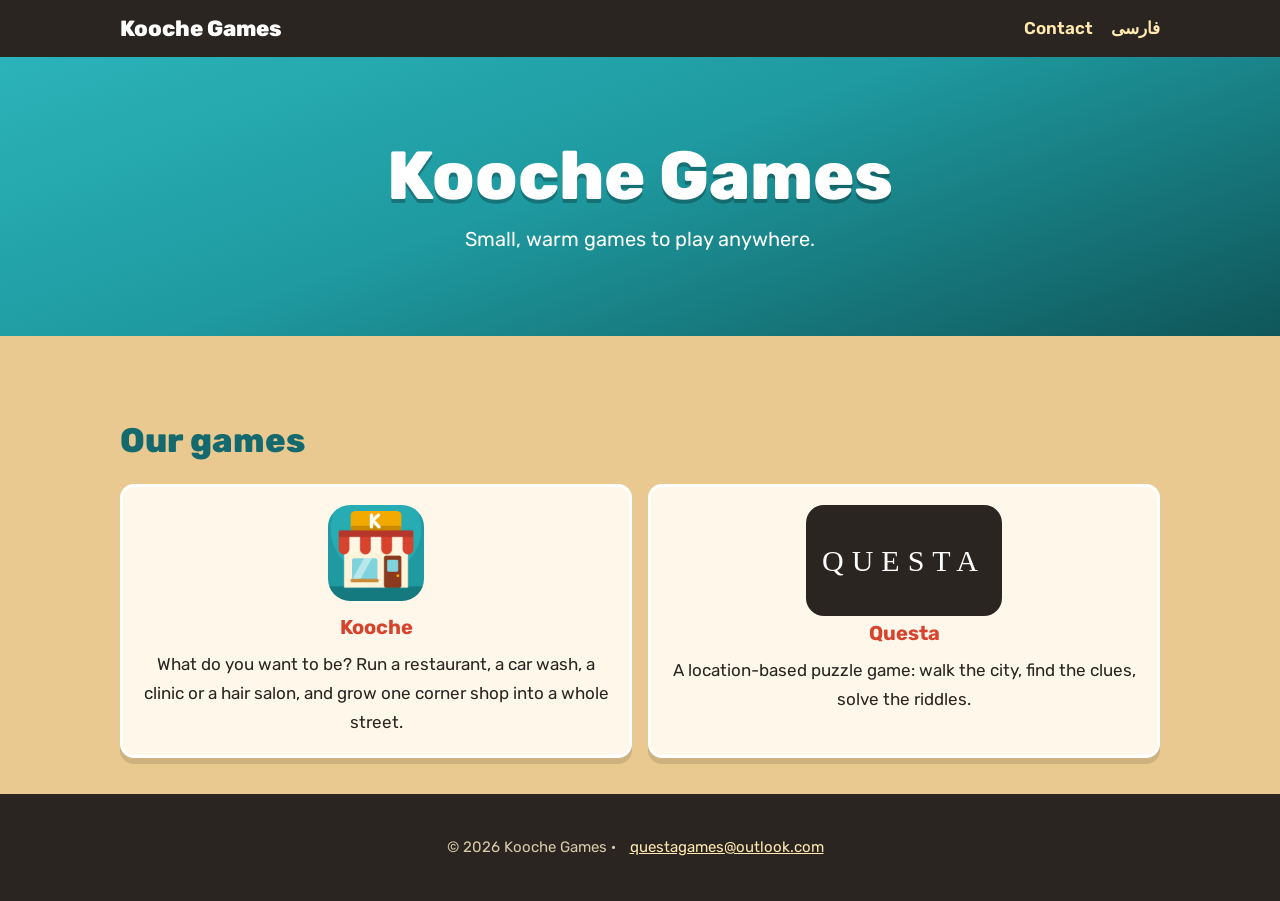
<file: index.html>
<!doctype html><html lang="en" dir="ltr"><head><meta charset="utf-8"><meta name="viewport" content="width=device-width,initial-scale=1"><title>Kooche Games</title><meta name="description" content="Small, warm games to play anywhere.">
<link rel="icon" href="/assets/icon.png"><link rel="stylesheet" href="/assets/fonts/fonts-all.css"><link rel="stylesheet" href="/assets/site.css"></head><body class="en-site studio">
<header><div class="in"><b>Kooche Games</b><nav><a href="mailto:questagames@outlook.com">Contact</a><a href="/fa/" hreflang="fa">فارسی</a></nav></div></header>
<section class="hero"><h1>Kooche Games</h1><p>Small, warm games to play anywhere.</p></section>
<main><h2>Our games</h2><div class="cards"><a class="card game" href="/skewer/"><img src="/assets/icon.png" alt=""><h3>Kooche</h3><p>What do you want to be? Run a restaurant, a car wash, a clinic or a hair salon, and grow one corner shop into a whole street.</p></a><a class="card game" href="https://questa.vip"><span class="logo">QUESTA</span><h3>Questa</h3><p>A location-based puzzle game: walk the city, find the clues, solve the riddles.</p></a></div></main>
<footer><p>© 2026 Kooche Games · <a href="mailto:questagames@outlook.com">questagames@outlook.com</a></p></footer></body></html>
</file>
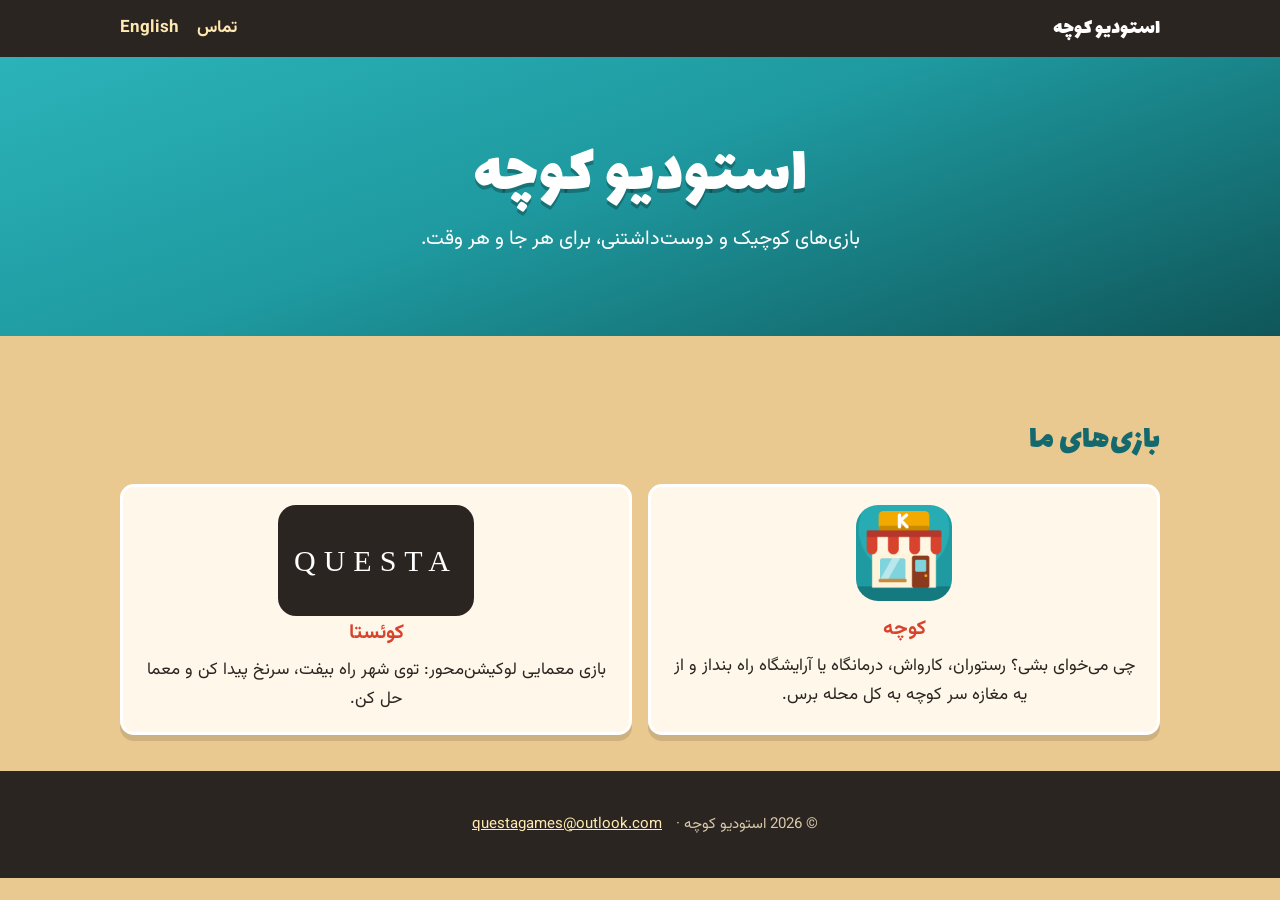
<file: fa/index.html>
<!doctype html><html lang="fa" dir="rtl"><head><meta charset="utf-8"><meta name="viewport" content="width=device-width,initial-scale=1"><title>استودیو کوچه</title><meta name="description" content="بازی‌های کوچیک و دوست‌داشتنی، برای هر جا و هر وقت.">
<link rel="icon" href="/assets/icon.png"><link rel="stylesheet" href="/assets/fonts/fonts-all.css"><link rel="stylesheet" href="/assets/site.css"></head><body class="fa-site studio">
<header><div class="in"><b>استودیو کوچه</b><nav><a href="mailto:questagames@outlook.com">تماس</a><a href="/" hreflang="en">English</a></nav></div></header>
<section class="hero"><h1>استودیو کوچه</h1><p>بازی‌های کوچیک و دوست‌داشتنی، برای هر جا و هر وقت.</p></section>
<main><h2>بازی‌های ما</h2><div class="cards"><a class="card game" href="/skewer/fa/"><img src="/assets/icon.png" alt=""><h3>کوچه</h3><p>چی می‌خوای بشی؟ رستوران، کارواش، درمانگاه یا آرایشگاه راه بنداز و از یه مغازه سر کوچه به کل محله برس.</p></a><a class="card game" href="https://questa.vip"><span class="logo">QUESTA</span><h3>کوئستا</h3><p>بازی معمایی لوکیشن‌محور: توی شهر راه بیفت، سرنخ پیدا کن و معما حل کن.</p></a></div></main>
<footer><p>© 2026 استودیو کوچه · <a href="mailto:questagames@outlook.com">questagames@outlook.com</a></p></footer></body></html>
</file>
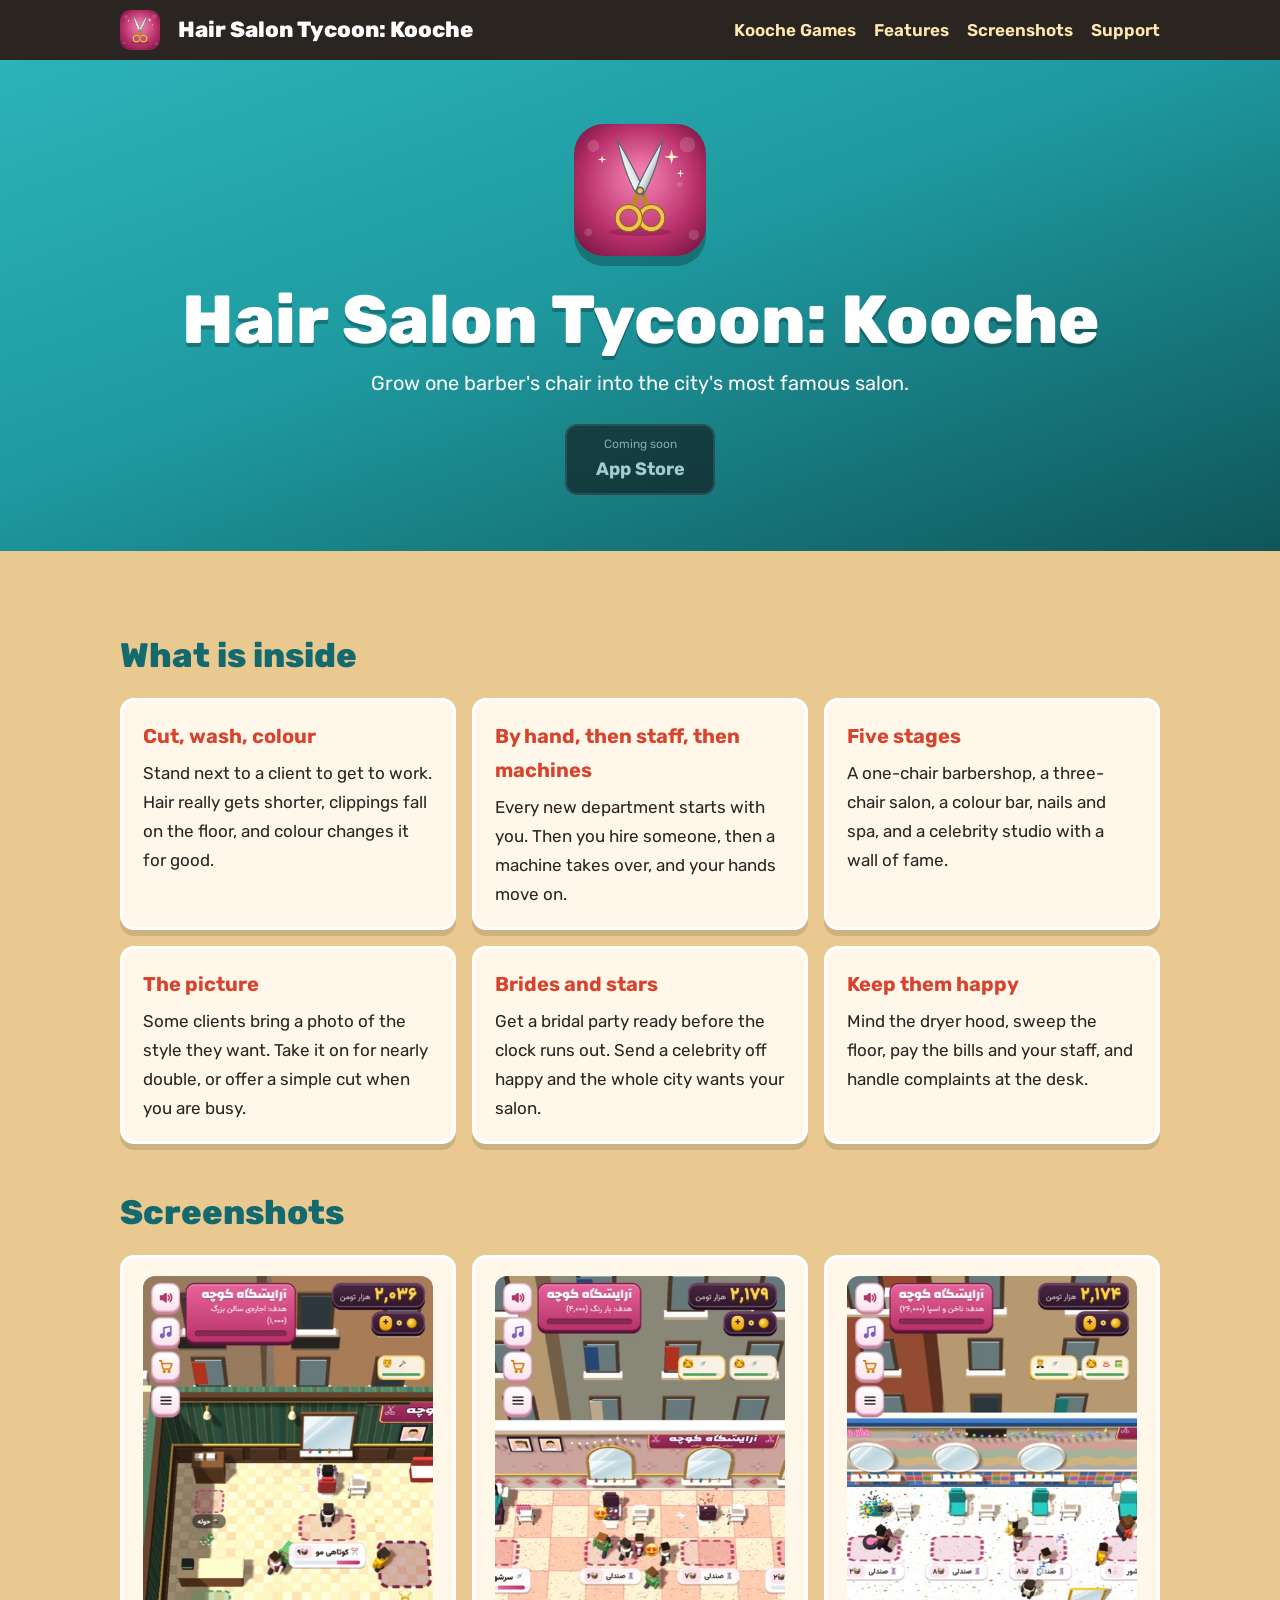
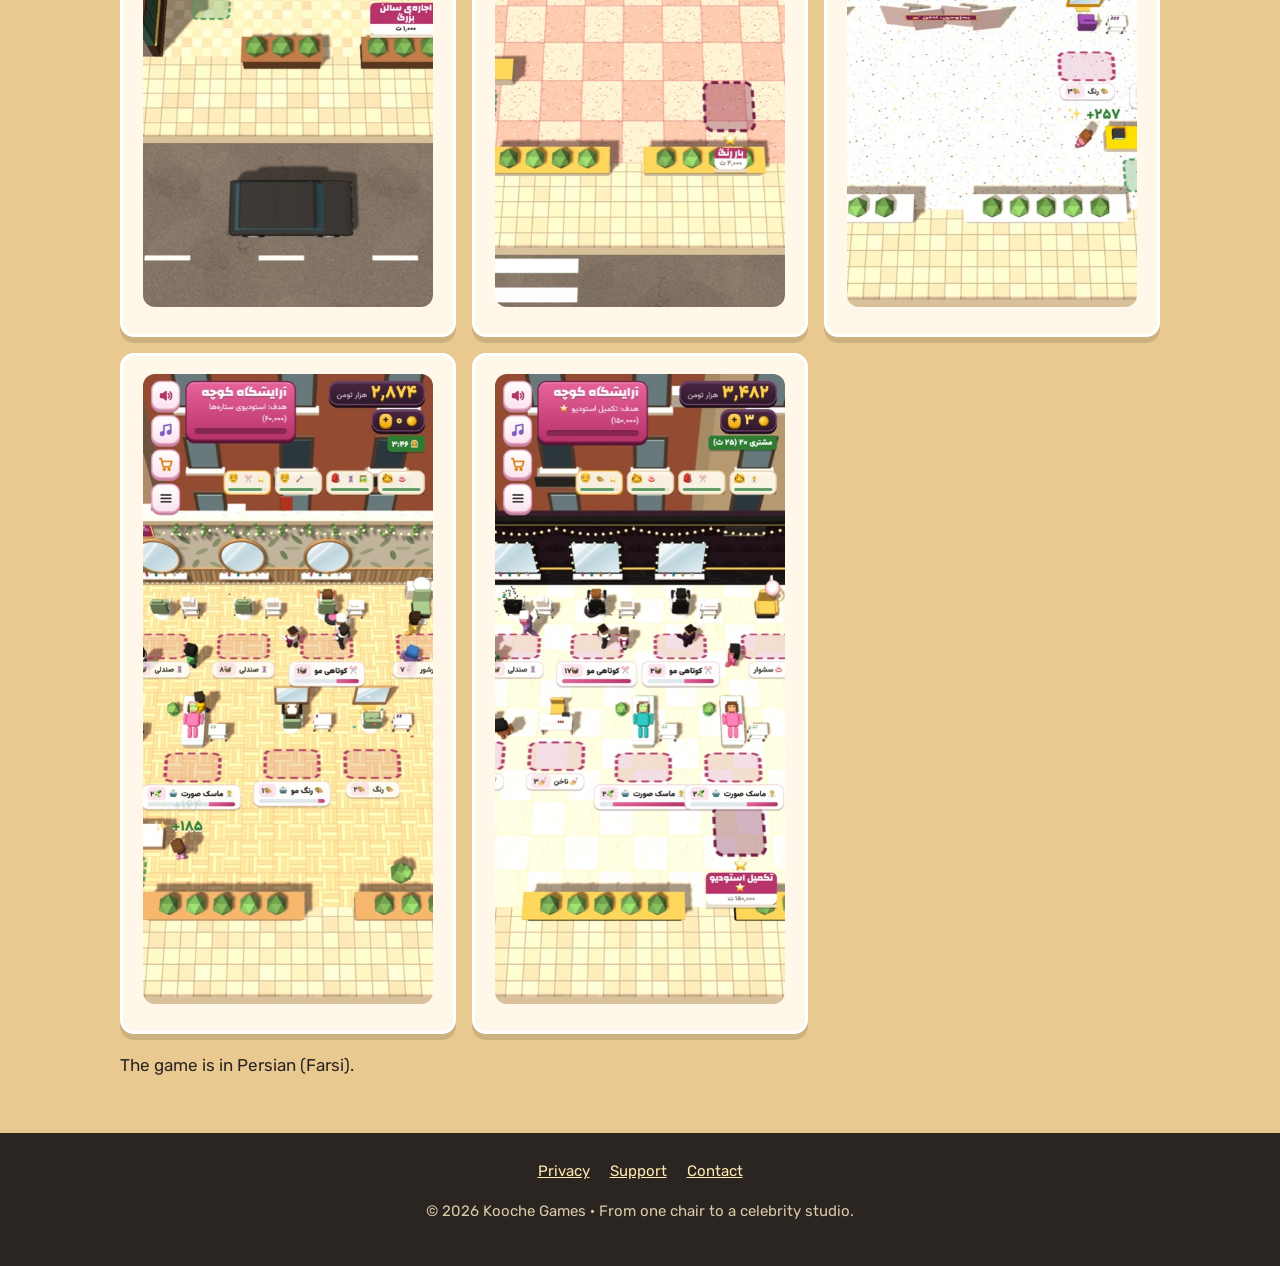
<file: salon/index.html>
<!doctype html><html lang="en" dir="ltr"><head><meta charset="utf-8"><meta name="viewport" content="width=device-width,initial-scale=1">
<title>Hair Salon Tycoon: Kooche</title><meta name="description" content="Grow one barber&#39;s chair into the city&#39;s most famous salon.">
<meta property="og:title" content="Hair Salon Tycoon: Kooche"><meta property="og:description" content="Grow one barber&#39;s chair into the city&#39;s most famous salon."><meta property="og:image" content="https://arminap99.github.io/salon/icon.png">
<link rel="icon" href="/salon/icon.png"><link rel="stylesheet" href="/assets/fonts/fonts-all.css"><link rel="stylesheet" href="/assets/site.css"></head><body class="en-site">
<header><div class="in"><img src="/salon/icon.png" alt=""><b>Hair Salon Tycoon: Kooche</b><nav>
<a href="/">Kooche Games</a><a href="/salon/#features">Features</a><a href="/salon/#screens">Screenshots</a><a href="/salon/support.html">Support</a></nav></div></header>
<section class="hero"><img class="ic" src="/salon/icon.png" alt=""><h1>Hair Salon Tycoon: Kooche</h1><p>Grow one barber's chair into the city's most famous salon.</p>
<div class="stores"><span class="badge soon"><small>Coming soon</small><b>App Store</b></span></div></section><main>
<h2 id="features">What is inside</h2><div class="cards"><div class="card"><h3>Cut, wash, colour</h3><p>Stand next to a client to get to work. Hair really gets shorter, clippings fall on the floor, and colour changes it for good.</p></div><div class="card"><h3>By hand, then staff, then machines</h3><p>Every new department starts with you. Then you hire someone, then a machine takes over, and your hands move on.</p></div><div class="card"><h3>Five stages</h3><p>A one-chair barbershop, a three-chair salon, a colour bar, nails and spa, and a celebrity studio with a wall of fame.</p></div><div class="card"><h3>The picture</h3><p>Some clients bring a photo of the style they want. Take it on for nearly double, or offer a simple cut when you are busy.</p></div><div class="card"><h3>Brides and stars</h3><p>Get a bridal party ready before the clock runs out. Send a celebrity off happy and the whole city wants your salon.</p></div><div class="card"><h3>Keep them happy</h3><p>Mind the dryer hood, sweep the floor, pay the bills and your staff, and handle complaints at the desk.</p></div></div>
<h2 id="screens">Screenshots</h2><div class="cards"><div class="card"><img src="/salon/shots/1.jpg" alt="" style="width:100%;border-radius:12px"></div><div class="card"><img src="/salon/shots/2.jpg" alt="" style="width:100%;border-radius:12px"></div><div class="card"><img src="/salon/shots/4.jpg" alt="" style="width:100%;border-radius:12px"></div><div class="card"><img src="/salon/shots/5.jpg" alt="" style="width:100%;border-radius:12px"></div><div class="card"><img src="/salon/shots/6.jpg" alt="" style="width:100%;border-radius:12px"></div></div>
<p>The game is in Persian (Farsi).</p></main><footer><div><a href="/salon/privacy.html">Privacy</a><a href="/salon/support.html">Support</a><a href="mailto:questagames@outlook.com">Contact</a></div>
<p>© 2026 Kooche Games · From one chair to a celebrity studio.</p></footer></body></html>
</file>
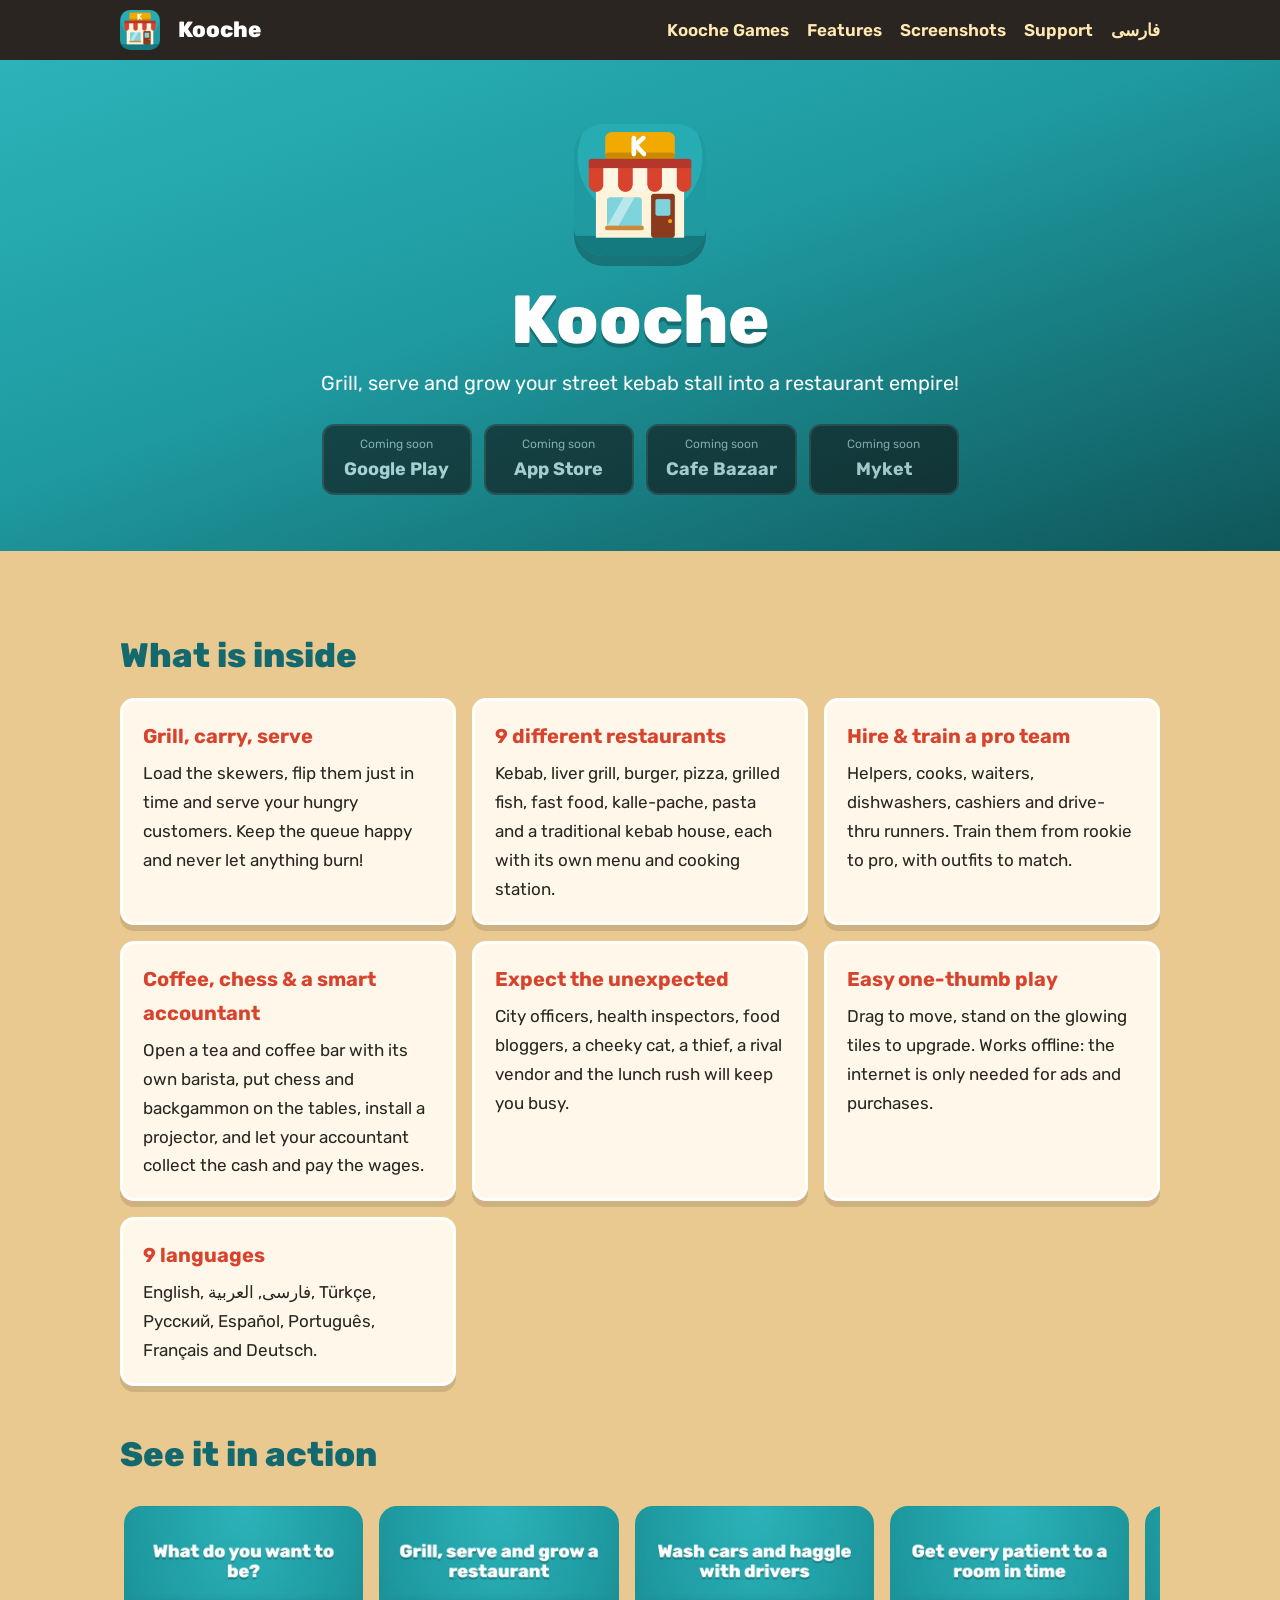
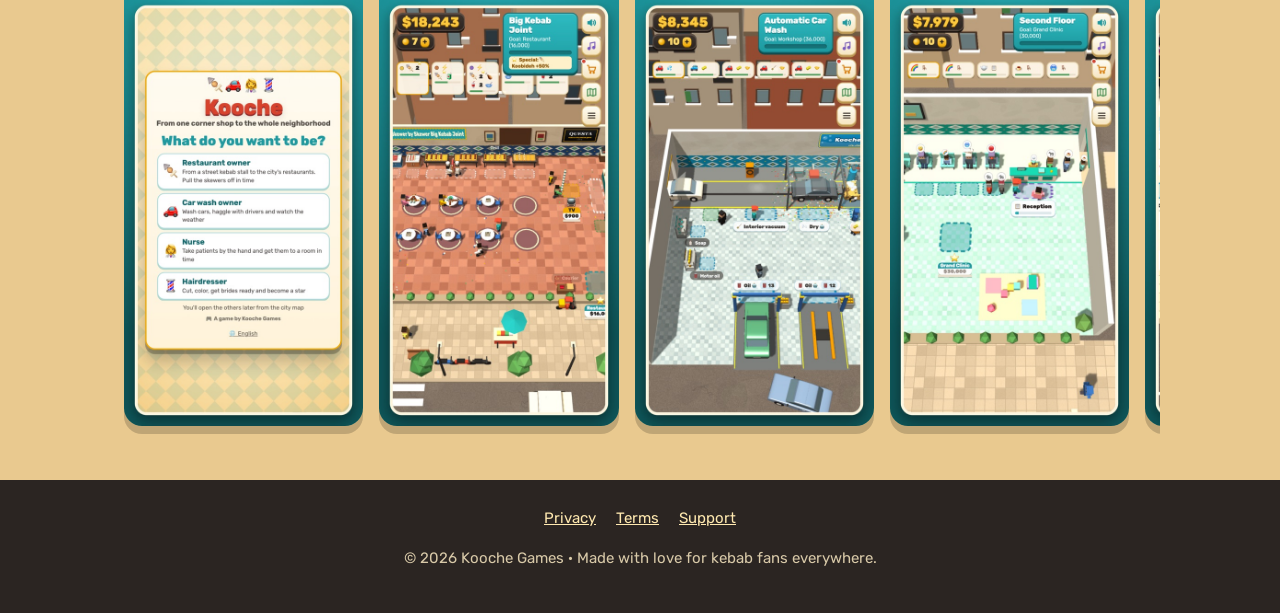
<file: skewer/index.html>
<!doctype html><html lang="en" dir="ltr"><head><meta charset="utf-8"><meta name="viewport" content="width=device-width,initial-scale=1">
<title>Kooche</title><meta name="description" content="Grill, serve and grow your street kebab stall into a restaurant empire!">
<meta property="og:title" content="Kooche"><meta property="og:description" content="Grill, serve and grow your street kebab stall into a restaurant empire!"><meta property="og:image" content="https://arminap99.github.io/assets/icon.png">
<link rel="icon" href="/assets/icon.png"><link rel="stylesheet" href="/assets/fonts/fonts-all.css"><link rel="stylesheet" href="/assets/site.css"></head><body class="en-site">
<header><div class="in"><img src="/assets/icon.png" alt=""><b>Kooche</b><nav>
<a href="/">Kooche Games</a><a href="/skewer/#features">Features</a><a href="/skewer/#screens">Screenshots</a><a href="/skewer/support.html">Support</a>
<a href="/skewer/fa/" hreflang="fa">فارسی</a></nav></div></header><section class="hero"><img class="ic" src="/assets/icon.png" alt=""><h1>Kooche</h1><p>Grill, serve and grow your street kebab stall into a restaurant empire!</p><div class="stores"><span class="badge soon"><small>Coming soon</small><b>Google Play</b></span><span class="badge soon"><small>Coming soon</small><b>App Store</b></span><span class="badge soon"><small>Coming soon</small><b>Cafe Bazaar</b></span><span class="badge soon"><small>Coming soon</small><b>Myket</b></span></div></section>
<main><h2 id="features">What is inside</h2><div class="cards"><div class="card"><h3>Grill, carry, serve</h3><p>Load the skewers, flip them just in time and serve your hungry customers. Keep the queue happy and never let anything burn!</p></div><div class="card"><h3>9 different restaurants</h3><p>Kebab, liver grill, burger, pizza, grilled fish, fast food, kalle-pache, pasta and a traditional kebab house, each with its own menu and cooking station.</p></div><div class="card"><h3>Hire & train a pro team</h3><p>Helpers, cooks, waiters, dishwashers, cashiers and drive-thru runners. Train them from rookie to pro, with outfits to match.</p></div><div class="card"><h3>Coffee, chess & a smart accountant</h3><p>Open a tea and coffee bar with its own barista, put chess and backgammon on the tables, install a projector, and let your accountant collect the cash and pay the wages.</p></div><div class="card"><h3>Expect the unexpected</h3><p>City officers, health inspectors, food bloggers, a cheeky cat, a thief, a rival vendor and the lunch rush will keep you busy.</p></div><div class="card"><h3>Easy one-thumb play</h3><p>Drag to move, stand on the glowing tiles to upgrade. Works offline: the internet is only needed for ads and purchases.</p></div><div class="card"><h3>9 languages</h3><p>English, فارسی, العربية, Türkçe, Русский, Español, Português, Français and Deutsch.</p></div></div>
<h2 id="screens">See it in action</h2><div class="shots"><img src="/assets/shots/en/1.jpg" alt="" loading="lazy"><img src="/assets/shots/en/2.jpg" alt="" loading="lazy"><img src="/assets/shots/en/3.jpg" alt="" loading="lazy"><img src="/assets/shots/en/4.jpg" alt="" loading="lazy"><img src="/assets/shots/en/5.jpg" alt="" loading="lazy"><img src="/assets/shots/en/6.jpg" alt="" loading="lazy"></div></main><footer><div><a href="/skewer/privacy.html">Privacy</a><a href="/skewer/terms.html">Terms</a><a href="/skewer/support.html">Support</a></div>
<p>© 2026 Kooche Games · Made with love for kebab fans everywhere.</p></footer></body></html>
</file>
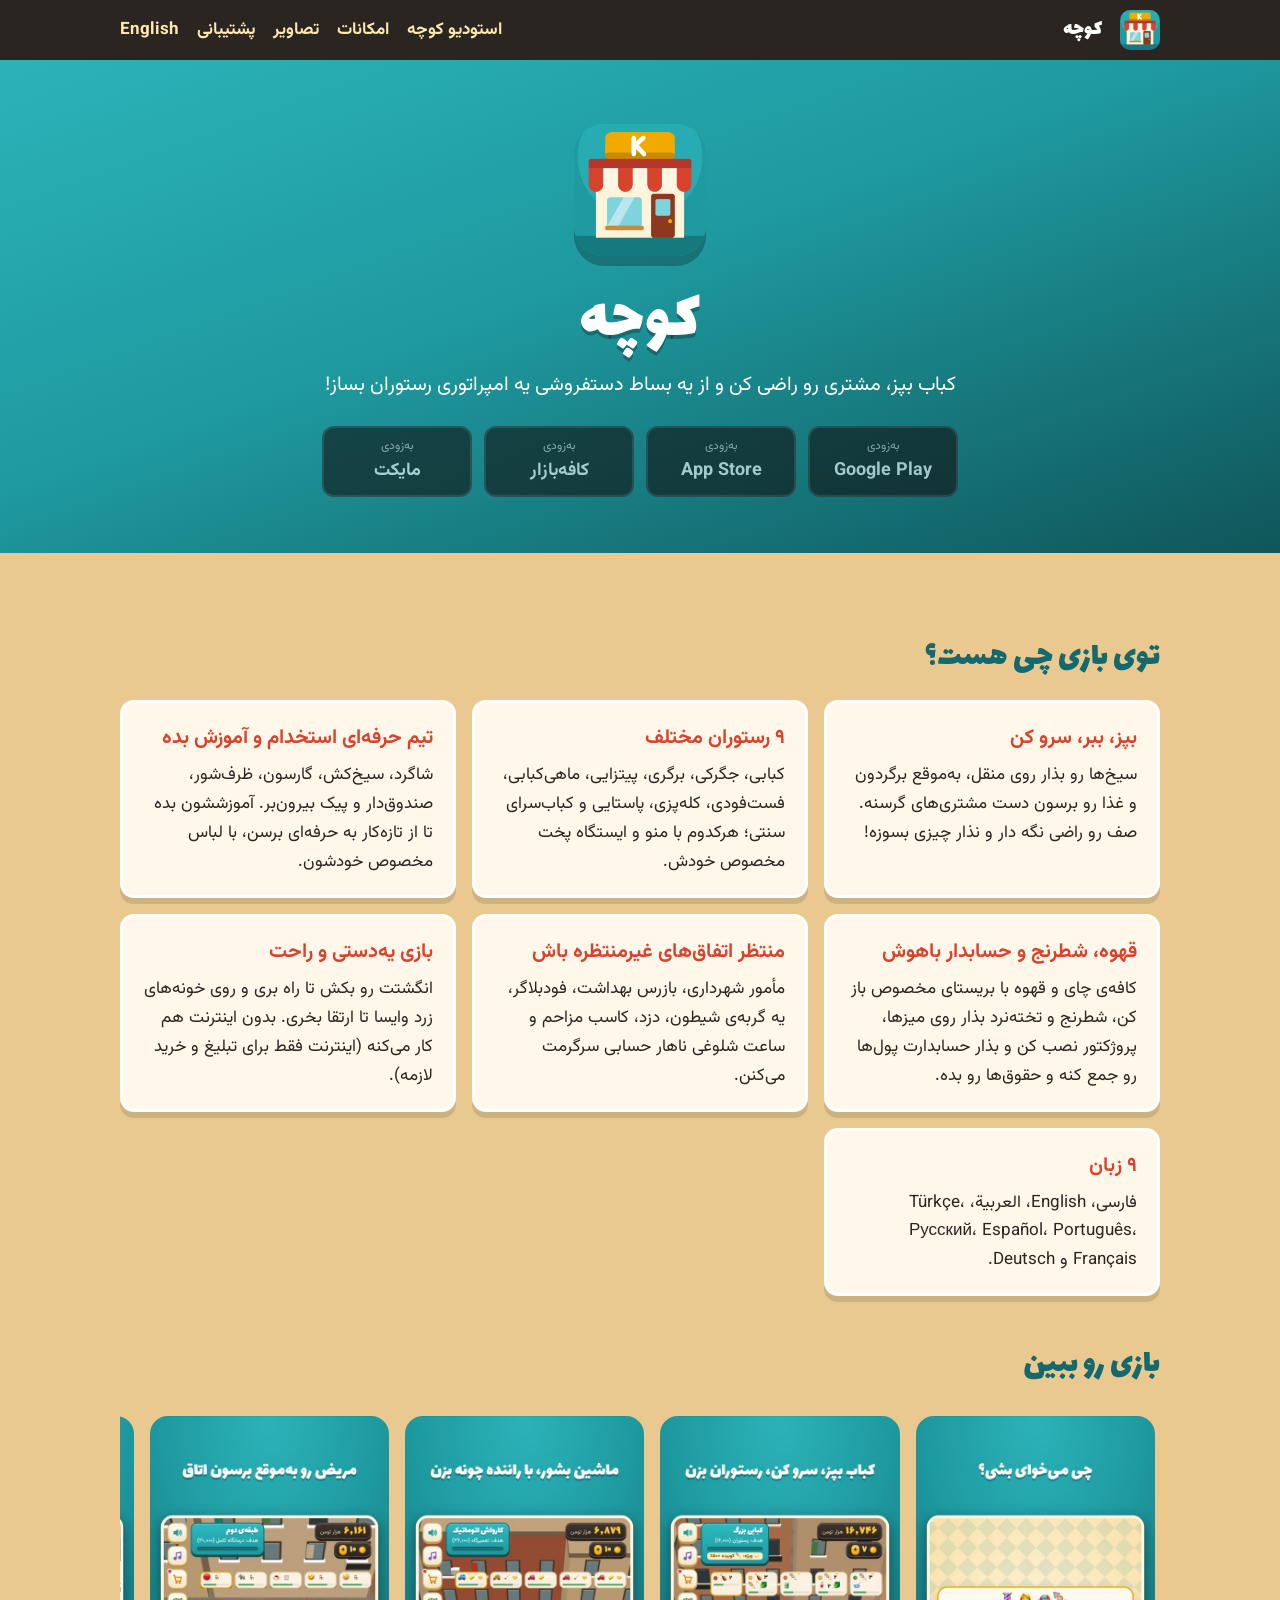
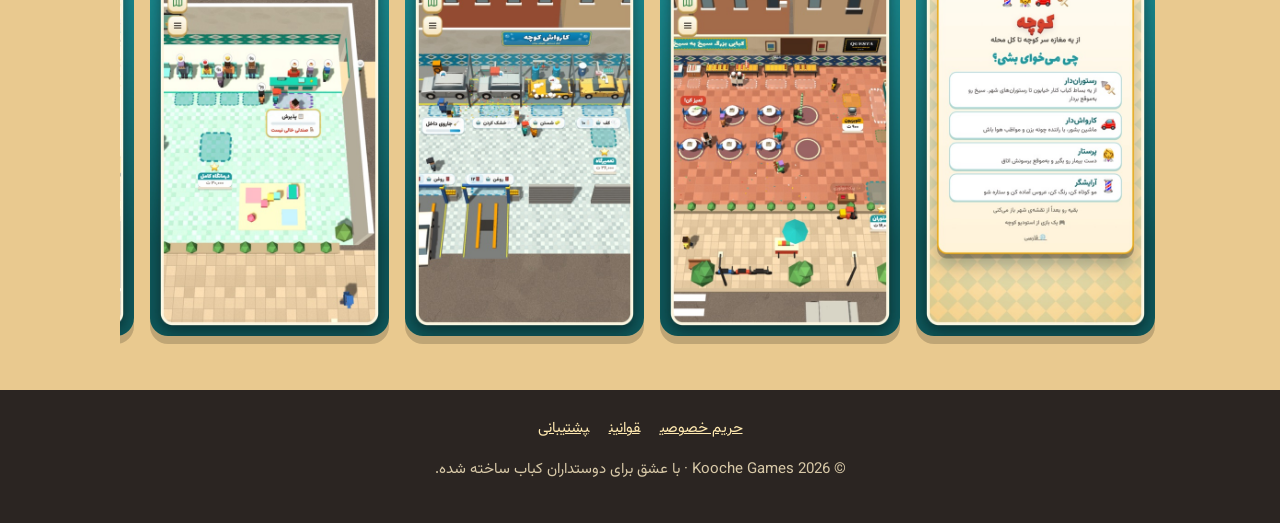
<file: skewer/fa/index.html>
<!doctype html><html lang="fa" dir="rtl"><head><meta charset="utf-8"><meta name="viewport" content="width=device-width,initial-scale=1">
<title>کوچه</title><meta name="description" content="کباب بپز، مشتری رو راضی کن و از یه بساط دستفروشی یه امپراتوری رستوران بساز!">
<meta property="og:title" content="کوچه"><meta property="og:description" content="کباب بپز، مشتری رو راضی کن و از یه بساط دستفروشی یه امپراتوری رستوران بساز!"><meta property="og:image" content="https://arminap99.github.io/assets/icon.png">
<link rel="icon" href="/assets/icon.png"><link rel="stylesheet" href="/assets/fonts/fonts-all.css"><link rel="stylesheet" href="/assets/site.css"></head><body class="fa-site">
<header><div class="in"><img src="/assets/icon.png" alt=""><b>کوچه</b><nav>
<a href="/fa/">استودیو کوچه</a><a href="/skewer/fa/#features">امکانات</a><a href="/skewer/fa/#screens">تصاویر</a><a href="/skewer/fa/support.html">پشتیبانی</a>
<a href="/skewer/" hreflang="en">English</a></nav></div></header><section class="hero"><img class="ic" src="/assets/icon.png" alt=""><h1>کوچه</h1><p>کباب بپز، مشتری رو راضی کن و از یه بساط دستفروشی یه امپراتوری رستوران بساز!</p><div class="stores"><span class="badge soon"><small>به‌زودی</small><b>Google Play</b></span><span class="badge soon"><small>به‌زودی</small><b>App Store</b></span><span class="badge soon"><small>به‌زودی</small><b>کافه‌بازار</b></span><span class="badge soon"><small>به‌زودی</small><b>مایکت</b></span></div></section>
<main><h2 id="features">توی بازی چی هست؟</h2><div class="cards"><div class="card"><h3>بپز، ببر، سرو کن</h3><p>سیخ‌ها رو بذار روی منقل، به‌موقع برگردون و غذا رو برسون دست مشتری‌های گرسنه. صف رو راضی نگه دار و نذار چیزی بسوزه!</p></div><div class="card"><h3>۹ رستوران مختلف</h3><p>کبابی، جگرکی، برگری، پیتزایی، ماهی‌کبابی، فست‌فودی، کله‌پزی، پاستایی و کباب‌سرای سنتی؛ هرکدوم با منو و ایستگاه پخت مخصوص خودش.</p></div><div class="card"><h3>تیم حرفه‌ای استخدام و آموزش بده</h3><p>شاگرد، سیخ‌کش، گارسون، ظرف‌شور، صندوق‌دار و پیک بیرون‌بر. آموزششون بده تا از تازه‌کار به حرفه‌ای برسن، با لباس مخصوص خودشون.</p></div><div class="card"><h3>قهوه، شطرنج و حسابدار باهوش</h3><p>کافه‌ی چای و قهوه با بریستای مخصوص باز کن، شطرنج و تخته‌نرد بذار روی میزها، پروژکتور نصب کن و بذار حسابدارت پول‌ها رو جمع کنه و حقوق‌ها رو بده.</p></div><div class="card"><h3>منتظر اتفاق‌های غیرمنتظره باش</h3><p>مأمور شهرداری، بازرس بهداشت، فودبلاگر، یه گربه‌ی شیطون، دزد، کاسب مزاحم و ساعت شلوغی ناهار حسابی سرگرمت می‌کنن.</p></div><div class="card"><h3>بازی یه‌دستی و راحت</h3><p>انگشتت رو بکش تا راه بری و روی خونه‌های زرد وایسا تا ارتقا بخری. بدون اینترنت هم کار می‌کنه (اینترنت فقط برای تبلیغ و خرید لازمه).</p></div><div class="card"><h3>۹ زبان</h3><p>فارسی، English، العربية، Türkçe، Русский، Español، Português، Français و Deutsch.</p></div></div>
<h2 id="screens">بازی رو ببین</h2><div class="shots"><img src="/assets/shots/fa/1.jpg" alt="" loading="lazy"><img src="/assets/shots/fa/2.jpg" alt="" loading="lazy"><img src="/assets/shots/fa/3.jpg" alt="" loading="lazy"><img src="/assets/shots/fa/4.jpg" alt="" loading="lazy"><img src="/assets/shots/fa/5.jpg" alt="" loading="lazy"><img src="/assets/shots/fa/6.jpg" alt="" loading="lazy"></div></main><footer><div><a href="/skewer/fa/privacy.html">حریم خصوصی</a><a href="/skewer/fa/terms.html">قوانین</a><a href="/skewer/fa/support.html">پشتیبانی</a></div>
<p>© 2026 Kooche Games · با عشق برای دوستداران کباب ساخته شده.</p></footer></body></html>
</file>
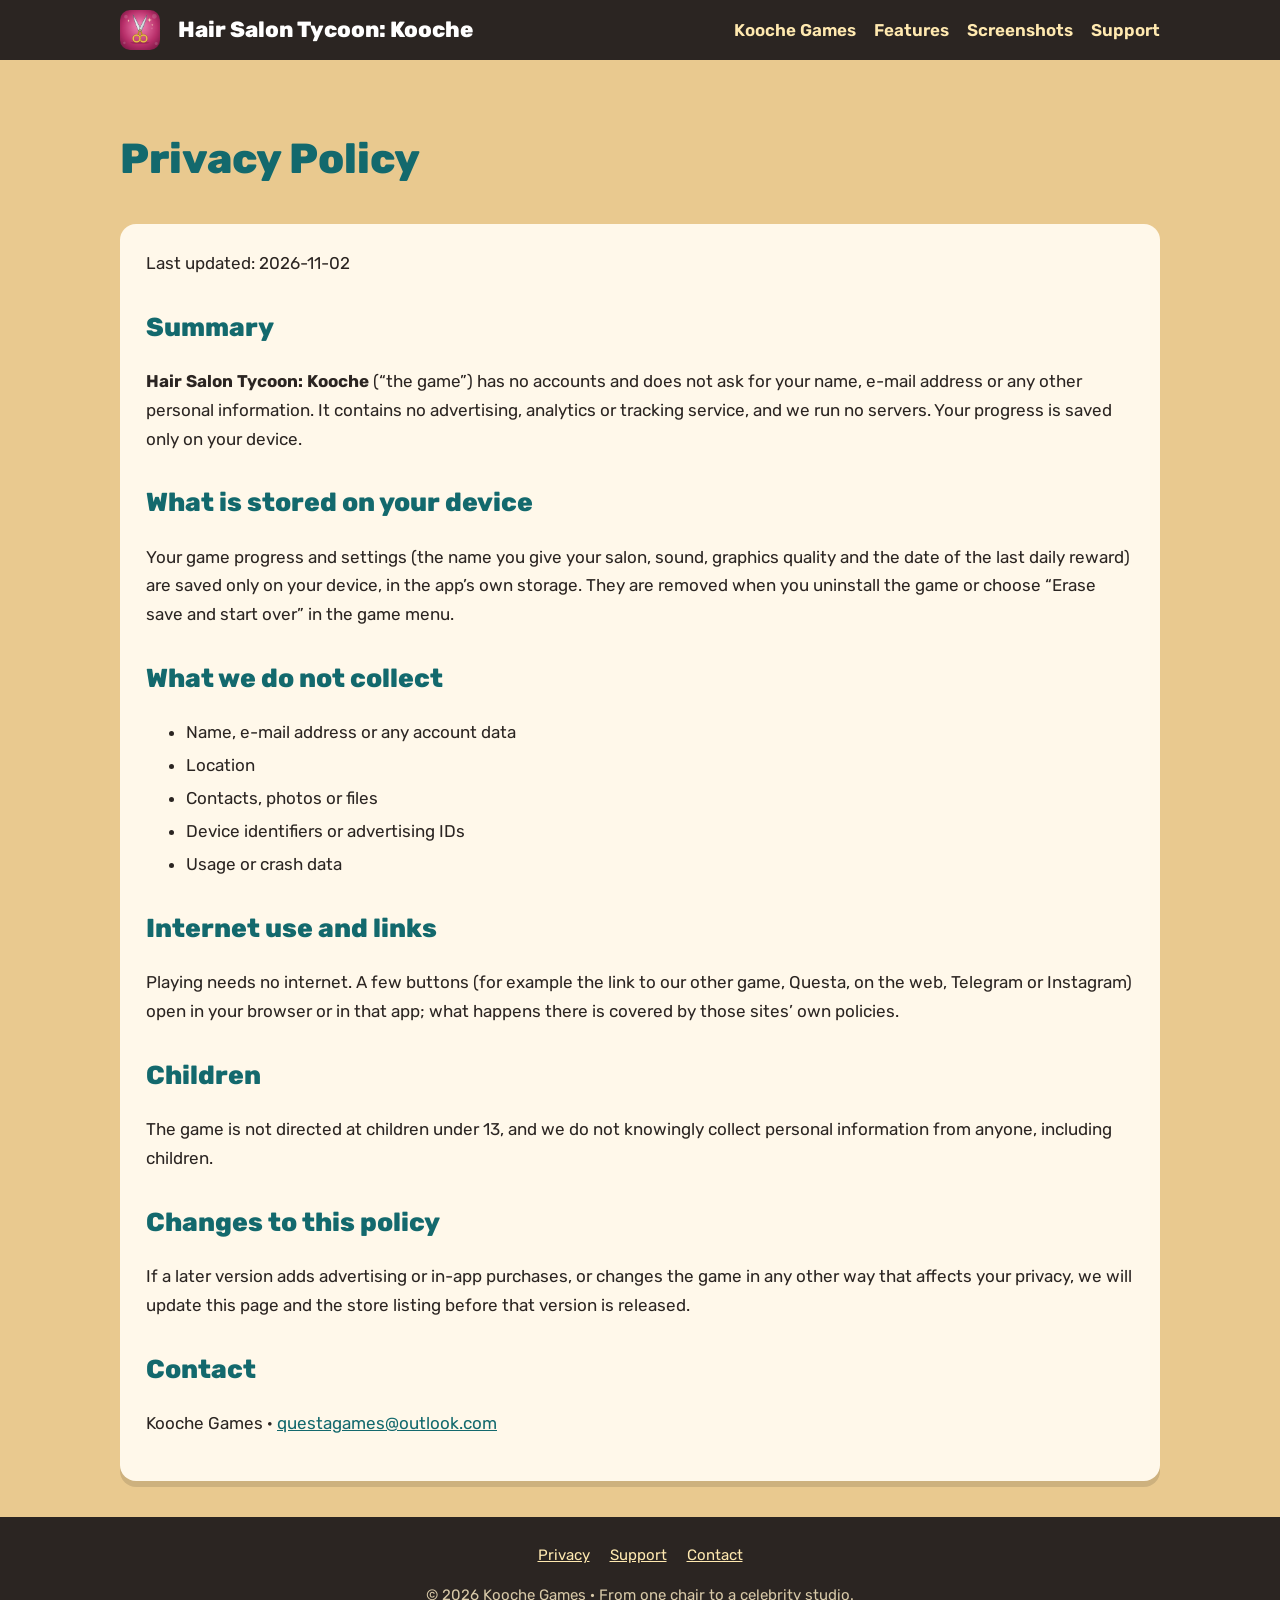
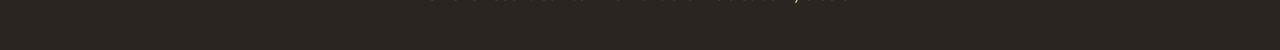
<file: salon/privacy.html>
<!doctype html><html lang="en" dir="ltr"><head><meta charset="utf-8"><meta name="viewport" content="width=device-width,initial-scale=1">
<title>Privacy Policy · Hair Salon Tycoon: Kooche</title><meta name="description" content="Privacy Policy">
<meta property="og:title" content="Privacy Policy · Hair Salon Tycoon: Kooche"><meta property="og:description" content="Privacy Policy"><meta property="og:image" content="https://arminap99.github.io/salon/icon.png">
<link rel="icon" href="/salon/icon.png"><link rel="stylesheet" href="/assets/fonts/fonts-all.css"><link rel="stylesheet" href="/assets/site.css"></head><body class="en-site">
<header><div class="in"><img src="/salon/icon.png" alt=""><b>Hair Salon Tycoon: Kooche</b><nav>
<a href="/">Kooche Games</a><a href="/salon/#features">Features</a><a href="/salon/#screens">Screenshots</a><a href="/salon/support.html">Support</a></nav></div></header><main><h1 style="font-family:var(--disp);font-weight:var(--dispw);font-size:42px;color:var(--teal-d)">Privacy Policy</h1><div class="doc"><p>Last updated: 2026-11-02</p>
<h2>Summary</h2><p><b>Hair Salon Tycoon: Kooche</b> (“the game”) has no accounts and does not ask for your name, e-mail address or any other personal information. It contains no advertising, analytics or tracking service, and we run no servers. Your progress is saved only on your device.</p>
<h2>What is stored on your device</h2><p>Your game progress and settings (the name you give your salon, sound, graphics quality and the date of the last daily reward) are saved only on your device, in the app’s own storage. They are removed when you uninstall the game or choose “Erase save and start over” in the game menu.</p>
<h2>What we do not collect</h2><ul><li>Name, e-mail address or any account data</li><li>Location</li><li>Contacts, photos or files</li><li>Device identifiers or advertising IDs</li><li>Usage or crash data</li></ul>
<h2>Internet use and links</h2><p>Playing needs no internet. A few buttons (for example the link to our other game, Questa, on the web, Telegram or Instagram) open in your browser or in that app; what happens there is covered by those sites’ own policies.</p>
<h2>Children</h2><p>The game is not directed at children under 13, and we do not knowingly collect personal information from anyone, including children.</p>
<h2>Changes to this policy</h2><p>If a later version adds advertising or in-app purchases, or changes the game in any other way that affects your privacy, we will update this page and the store listing before that version is released.</p>
<h2>Contact</h2><p>Kooche Games · <a href="mailto:questagames@outlook.com">questagames@outlook.com</a></p></div></main><footer><div><a href="/salon/privacy.html">Privacy</a><a href="/salon/support.html">Support</a><a href="mailto:questagames@outlook.com">Contact</a></div>
<p>© 2026 Kooche Games · From one chair to a celebrity studio.</p></footer></body></html>
</file>
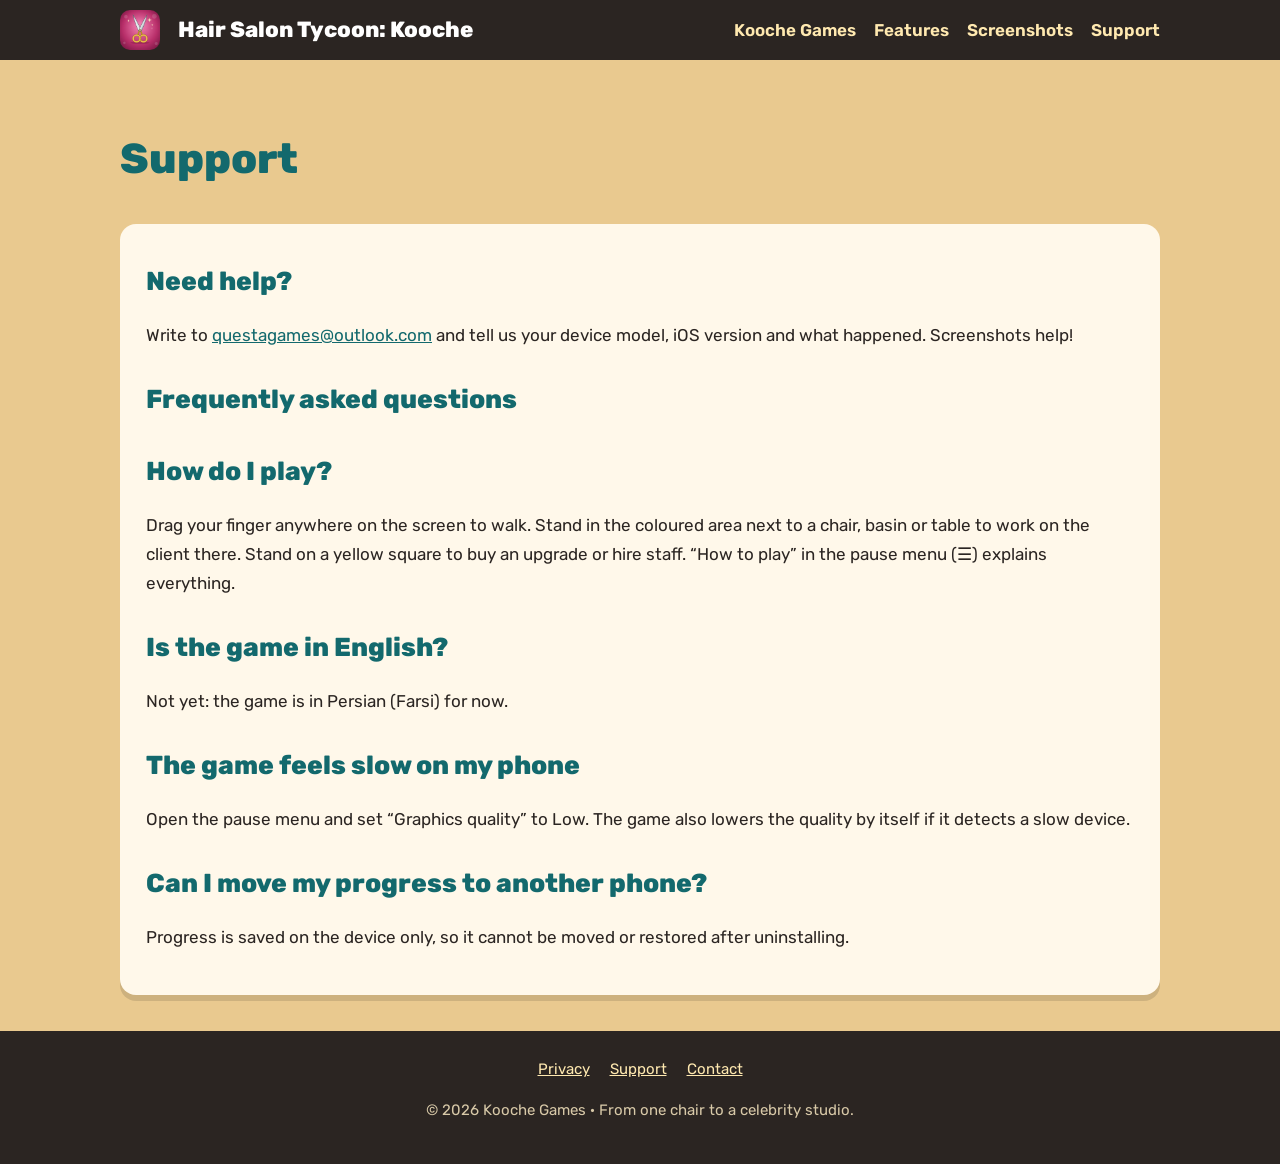
<file: salon/support.html>
<!doctype html><html lang="en" dir="ltr"><head><meta charset="utf-8"><meta name="viewport" content="width=device-width,initial-scale=1">
<title>Support · Hair Salon Tycoon: Kooche</title><meta name="description" content="Support">
<meta property="og:title" content="Support · Hair Salon Tycoon: Kooche"><meta property="og:description" content="Support"><meta property="og:image" content="https://arminap99.github.io/salon/icon.png">
<link rel="icon" href="/salon/icon.png"><link rel="stylesheet" href="/assets/fonts/fonts-all.css"><link rel="stylesheet" href="/assets/site.css"></head><body class="en-site">
<header><div class="in"><img src="/salon/icon.png" alt=""><b>Hair Salon Tycoon: Kooche</b><nav>
<a href="/">Kooche Games</a><a href="/salon/#features">Features</a><a href="/salon/#screens">Screenshots</a><a href="/salon/support.html">Support</a></nav></div></header><main><h1 style="font-family:var(--disp);font-weight:var(--dispw);font-size:42px;color:var(--teal-d)">Support</h1><div class="doc">
<h2>Need help?</h2><p>Write to <a href="mailto:questagames@outlook.com">questagames@outlook.com</a> and tell us your device model, iOS version and what happened. Screenshots help!</p>
<h2>Frequently asked questions</h2>
<h2>How do I play?</h2><p>Drag your finger anywhere on the screen to walk. Stand in the coloured area next to a chair, basin or table to work on the client there. Stand on a yellow square to buy an upgrade or hire staff. “How to play” in the pause menu (☰) explains everything.</p>
<h2>Is the game in English?</h2><p>Not yet: the game is in Persian (Farsi) for now.</p>
<h2>The game feels slow on my phone</h2><p>Open the pause menu and set “Graphics quality” to Low. The game also lowers the quality by itself if it detects a slow device.</p>
<h2>Can I move my progress to another phone?</h2><p>Progress is saved on the device only, so it cannot be moved or restored after uninstalling.</p>
</div></main><footer><div><a href="/salon/privacy.html">Privacy</a><a href="/salon/support.html">Support</a><a href="mailto:questagames@outlook.com">Contact</a></div>
<p>© 2026 Kooche Games · From one chair to a celebrity studio.</p></footer></body></html>
</file>
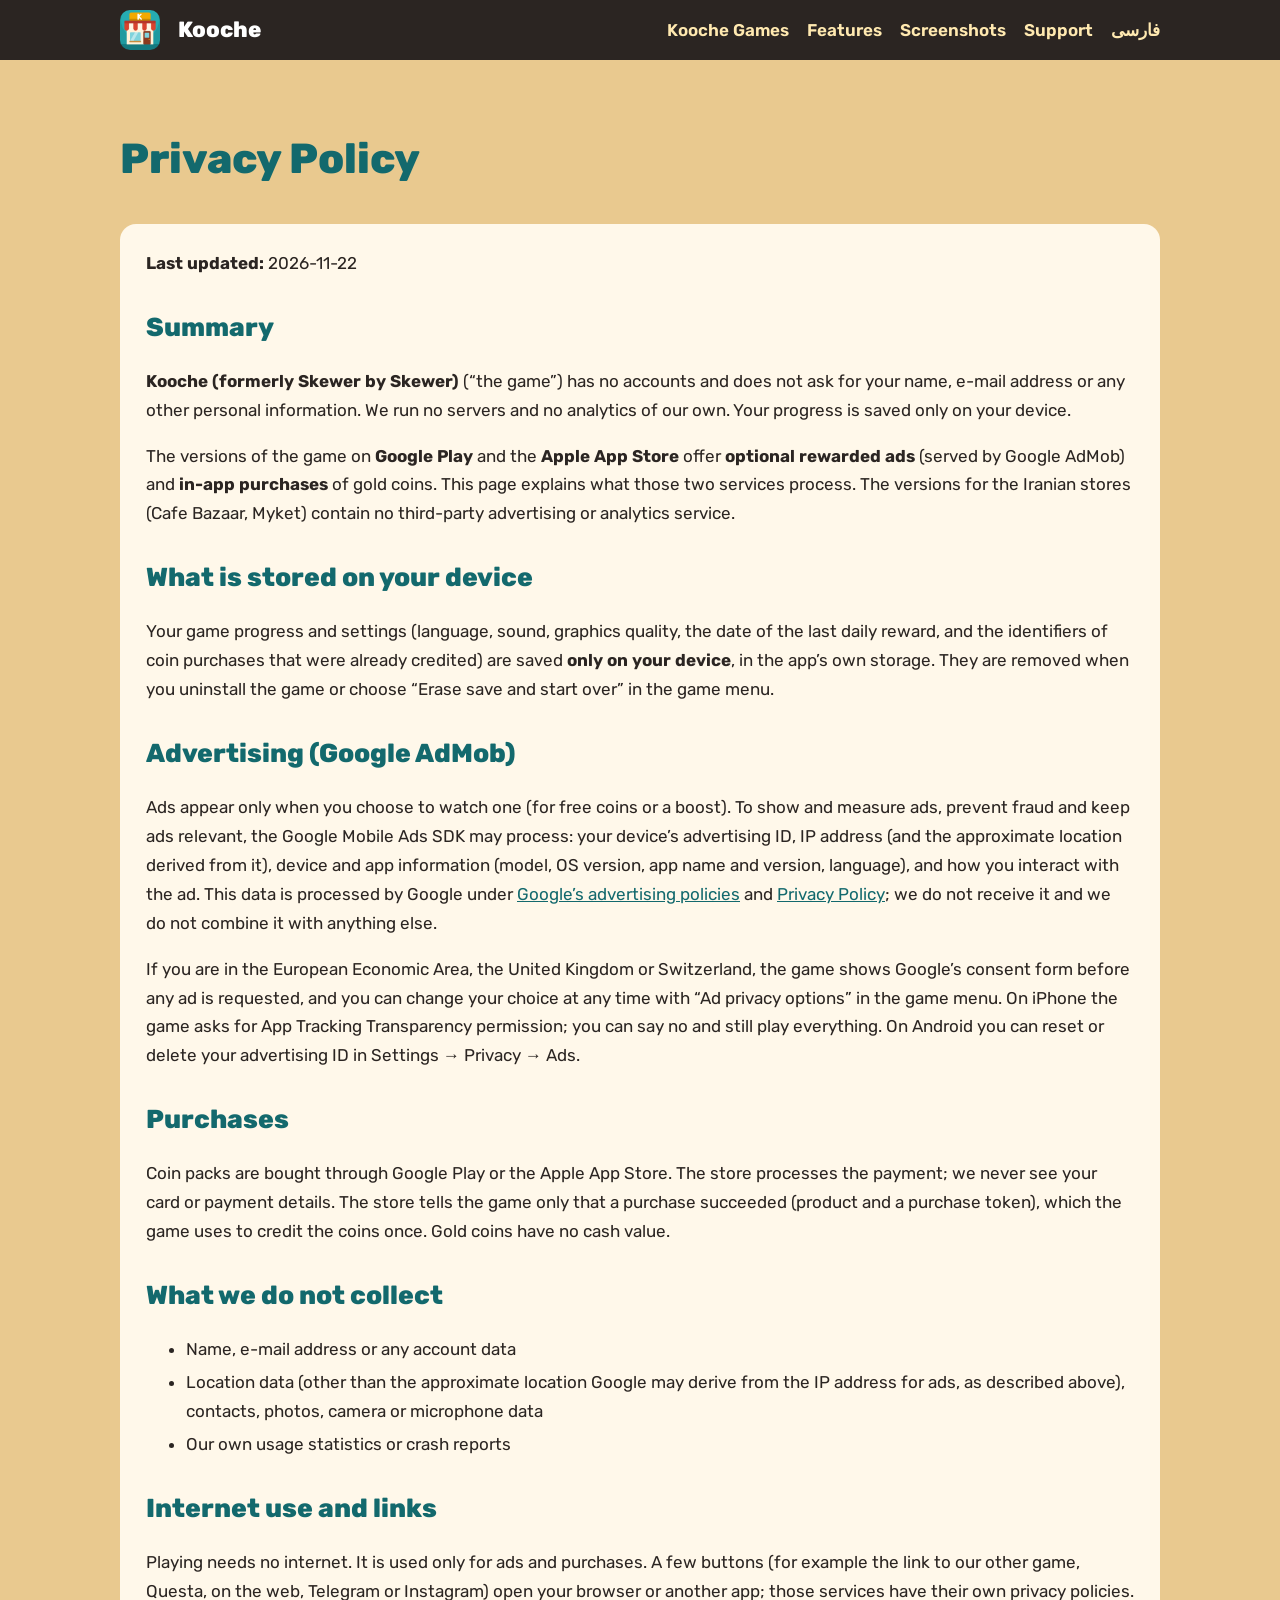
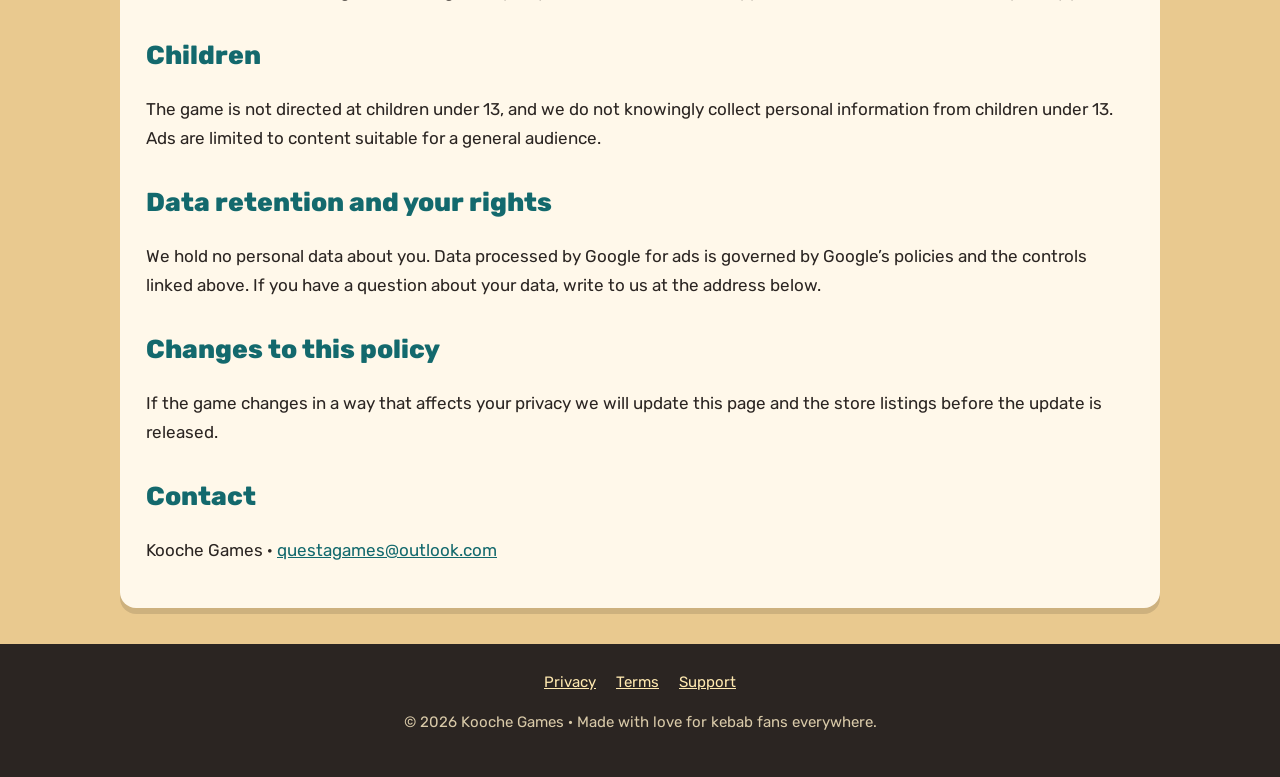
<file: skewer/privacy.html>
<!doctype html><html lang="en" dir="ltr"><head><meta charset="utf-8"><meta name="viewport" content="width=device-width,initial-scale=1">
<title>Privacy Policy · Kooche</title><meta name="description" content="Privacy Policy">
<meta property="og:title" content="Privacy Policy"><meta property="og:description" content="Privacy Policy"><meta property="og:image" content="https://arminap99.github.io/assets/icon.png">
<link rel="icon" href="/assets/icon.png"><link rel="stylesheet" href="/assets/fonts/fonts-all.css"><link rel="stylesheet" href="/assets/site.css"></head><body class="en-site">
<header><div class="in"><img src="/assets/icon.png" alt=""><b>Kooche</b><nav>
<a href="/">Kooche Games</a><a href="/skewer/#features">Features</a><a href="/skewer/#screens">Screenshots</a><a href="/skewer/support.html">Support</a>
<a href="/skewer/fa/privacy.html" hreflang="fa">فارسی</a></nav></div></header><main><h1 style="font-family:var(--disp);font-weight:var(--dispw);font-size:42px;color:var(--teal-d)">Privacy Policy</h1><div class="doc"><p><b>Last updated:</b> 2026-11-22</p>
<h2>Summary</h2><p><b>Kooche (formerly Skewer by Skewer)</b> (“the game”) has no accounts and does not ask for your name, e-mail address or any other personal information. We run no servers and no analytics of our own. Your progress is saved only on your device.</p>
<p>The versions of the game on <b>Google Play</b> and the <b>Apple App Store</b> offer <b>optional rewarded ads</b> (served by Google AdMob) and <b>in-app purchases</b> of gold coins. This page explains what those two services process. The versions for the Iranian stores (Cafe Bazaar, Myket) contain no third-party advertising or analytics service.</p>
<h2>What is stored on your device</h2><p>Your game progress and settings (language, sound, graphics quality, the date of the last daily reward, and the identifiers of coin purchases that were already credited) are saved <b>only on your device</b>, in the app’s own storage. They are removed when you uninstall the game or choose “Erase save and start over” in the game menu.</p>
<h2>Advertising (Google AdMob)</h2><p>Ads appear only when you choose to watch one (for free coins or a boost). To show and measure ads, prevent fraud and keep ads relevant, the Google Mobile Ads SDK may process: your device’s advertising ID, IP address (and the approximate location derived from it), device and app information (model, OS version, app name and version, language), and how you interact with the ad. This data is processed by Google under <a href="https://policies.google.com/technologies/ads">Google’s advertising policies</a> and <a href="https://policies.google.com/privacy">Privacy Policy</a>; we do not receive it and we do not combine it with anything else.</p>
<p>If you are in the European Economic Area, the United Kingdom or Switzerland, the game shows Google’s consent form before any ad is requested, and you can change your choice at any time with “Ad privacy options” in the game menu. On iPhone the game asks for App Tracking Transparency permission; you can say no and still play everything. On Android you can reset or delete your advertising ID in Settings → Privacy → Ads.</p>
<h2>Purchases</h2><p>Coin packs are bought through Google Play or the Apple App Store. The store processes the payment; we never see your card or payment details. The store tells the game only that a purchase succeeded (product and a purchase token), which the game uses to credit the coins once. Gold coins have no cash value.</p>
<h2>What we do not collect</h2><ul><li>Name, e-mail address or any account data</li><li>Location data (other than the approximate location Google may derive from the IP address for ads, as described above), contacts, photos, camera or microphone data</li><li>Our own usage statistics or crash reports</li></ul>
<h2>Internet use and links</h2><p>Playing needs no internet. It is used only for ads and purchases. A few buttons (for example the link to our other game, Questa, on the web, Telegram or Instagram) open your browser or another app; those services have their own privacy policies.</p>
<h2>Children</h2><p>The game is not directed at children under 13, and we do not knowingly collect personal information from children under 13. Ads are limited to content suitable for a general audience.</p>
<h2>Data retention and your rights</h2><p>We hold no personal data about you. Data processed by Google for ads is governed by Google’s policies and the controls linked above. If you have a question about your data, write to us at the address below.</p>
<h2>Changes to this policy</h2><p>If the game changes in a way that affects your privacy we will update this page and the store listings before the update is released.</p>
<h2>Contact</h2><p>Kooche Games · <a href="mailto:questagames@outlook.com">questagames@outlook.com</a></p></div></main><footer><div><a href="/skewer/privacy.html">Privacy</a><a href="/skewer/terms.html">Terms</a><a href="/skewer/support.html">Support</a></div>
<p>© 2026 Kooche Games · Made with love for kebab fans everywhere.</p></footer></body></html>
</file>
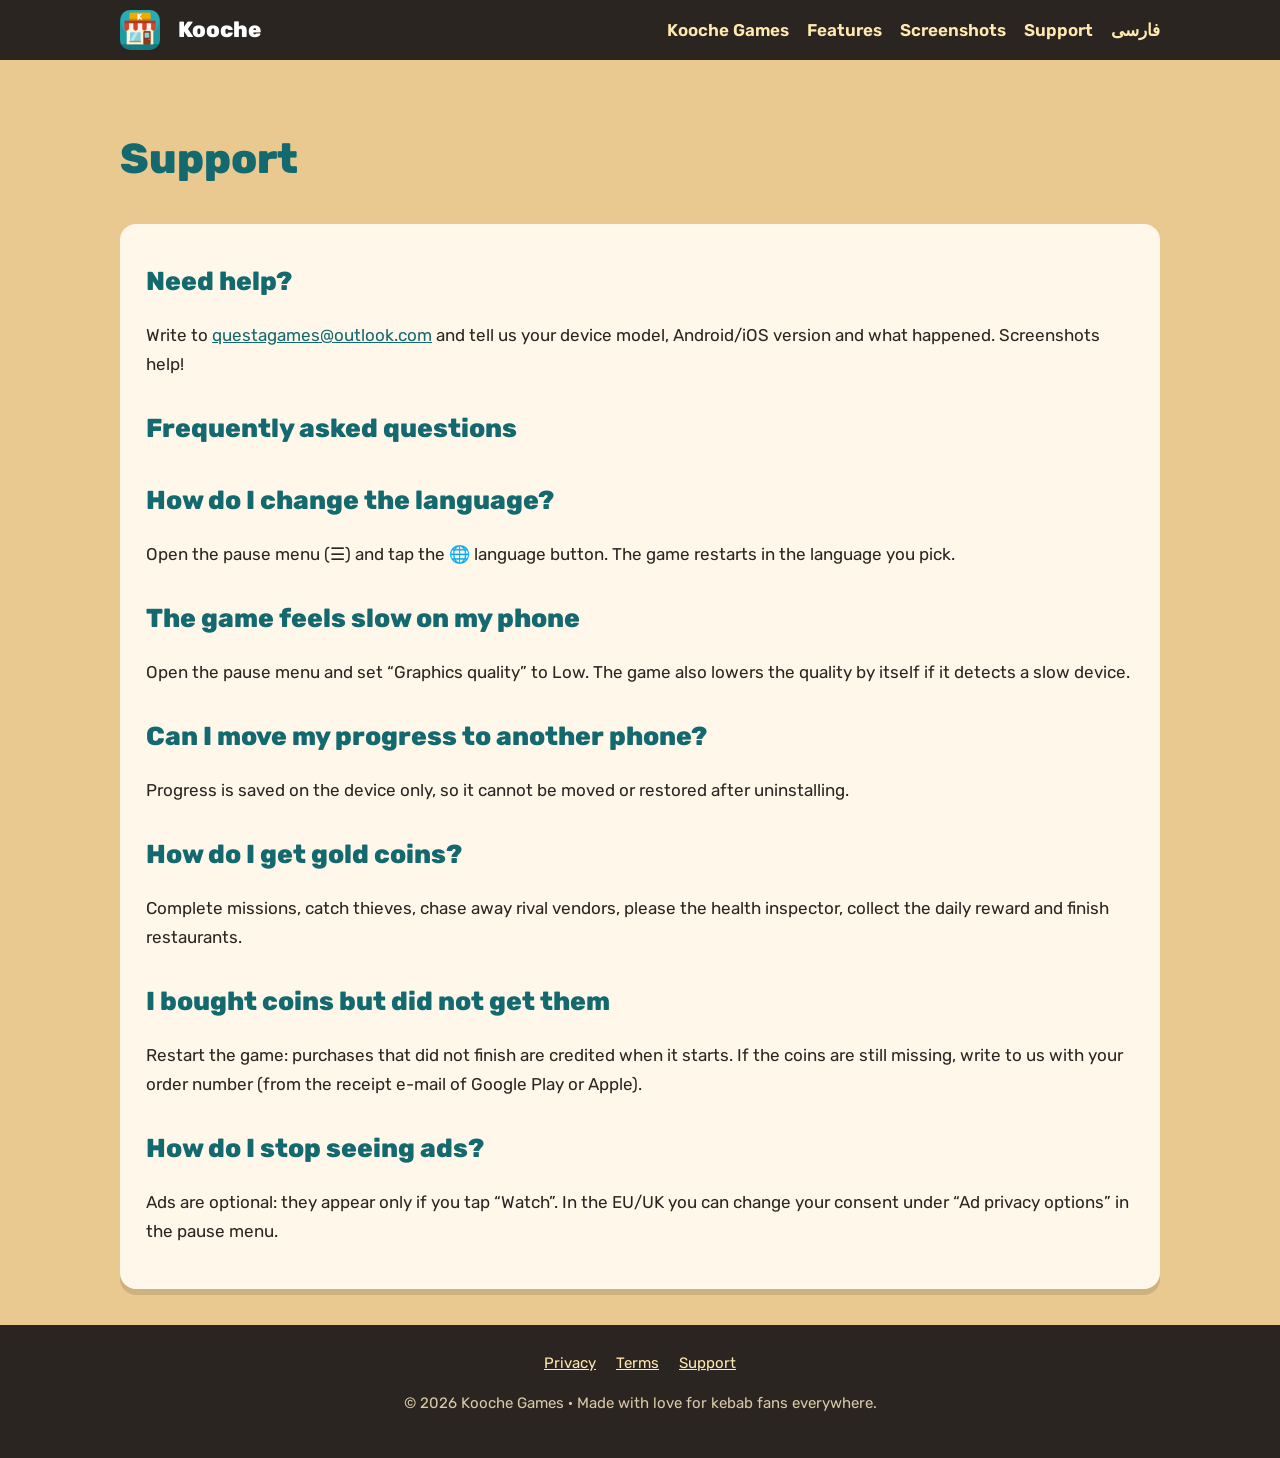
<file: skewer/support.html>
<!doctype html><html lang="en" dir="ltr"><head><meta charset="utf-8"><meta name="viewport" content="width=device-width,initial-scale=1">
<title>Support · Kooche</title><meta name="description" content="Support">
<meta property="og:title" content="Support"><meta property="og:description" content="Support"><meta property="og:image" content="https://arminap99.github.io/assets/icon.png">
<link rel="icon" href="/assets/icon.png"><link rel="stylesheet" href="/assets/fonts/fonts-all.css"><link rel="stylesheet" href="/assets/site.css"></head><body class="en-site">
<header><div class="in"><img src="/assets/icon.png" alt=""><b>Kooche</b><nav>
<a href="/">Kooche Games</a><a href="/skewer/#features">Features</a><a href="/skewer/#screens">Screenshots</a><a href="/skewer/support.html">Support</a>
<a href="/skewer/fa/support.html" hreflang="fa">فارسی</a></nav></div></header><main><h1 style="font-family:var(--disp);font-weight:var(--dispw);font-size:42px;color:var(--teal-d)">Support</h1><div class="doc"><h2>Need help?</h2><p>Write to <a href="mailto:questagames@outlook.com">questagames@outlook.com</a> and tell us your device model, Android/iOS version and what happened. Screenshots help!</p>
<h2>Frequently asked questions</h2>
<h2>How do I change the language?</h2><p>Open the pause menu (☰) and tap the 🌐 language button. The game restarts in the language you pick.</p>
<h2>The game feels slow on my phone</h2><p>Open the pause menu and set “Graphics quality” to Low. The game also lowers the quality by itself if it detects a slow device.</p>
<h2>Can I move my progress to another phone?</h2><p>Progress is saved on the device only, so it cannot be moved or restored after uninstalling.</p>
<h2>How do I get gold coins?</h2><p>Complete missions, catch thieves, chase away rival vendors, please the health inspector, collect the daily reward and finish restaurants.</p>
<h2>I bought coins but did not get them</h2><p>Restart the game: purchases that did not finish are credited when it starts. If the coins are still missing, write to us with your order number (from the receipt e-mail of Google Play or Apple).</p>
<h2>How do I stop seeing ads?</h2><p>Ads are optional: they appear only if you tap “Watch”. In the EU/UK you can change your consent under “Ad privacy options” in the pause menu.</p></div></main><footer><div><a href="/skewer/privacy.html">Privacy</a><a href="/skewer/terms.html">Terms</a><a href="/skewer/support.html">Support</a></div>
<p>© 2026 Kooche Games · Made with love for kebab fans everywhere.</p></footer></body></html>
</file>
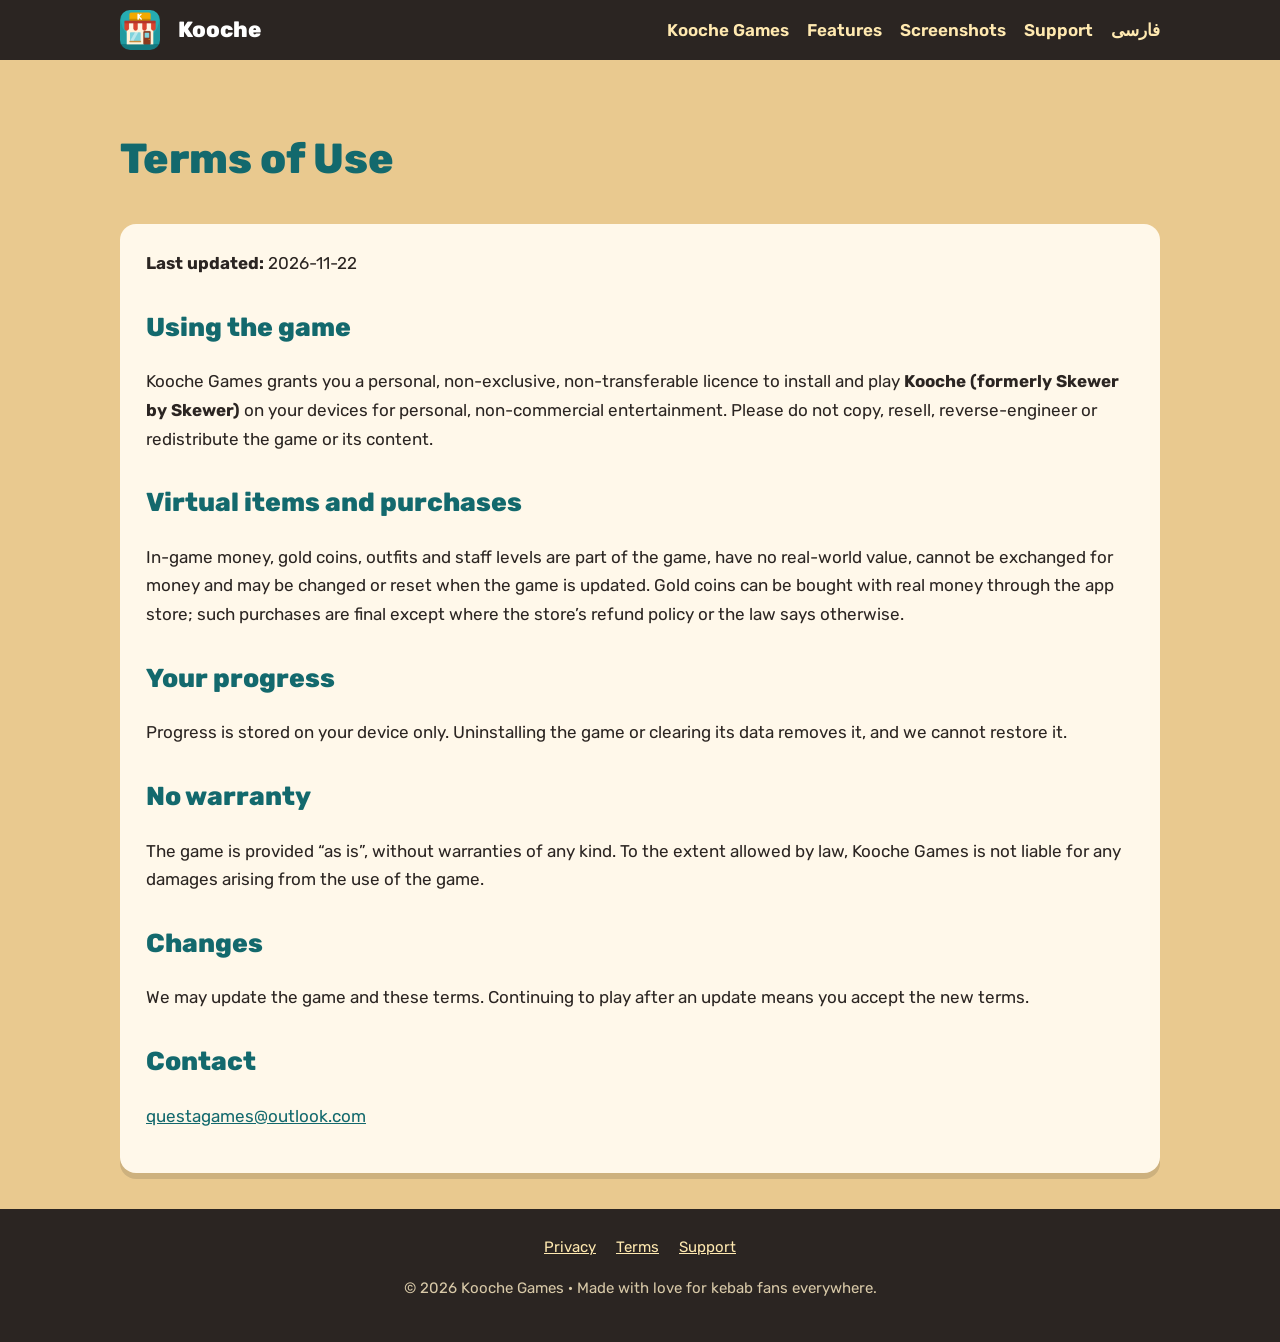
<file: skewer/terms.html>
<!doctype html><html lang="en" dir="ltr"><head><meta charset="utf-8"><meta name="viewport" content="width=device-width,initial-scale=1">
<title>Terms of Use · Kooche</title><meta name="description" content="Terms of Use">
<meta property="og:title" content="Terms of Use"><meta property="og:description" content="Terms of Use"><meta property="og:image" content="https://arminap99.github.io/assets/icon.png">
<link rel="icon" href="/assets/icon.png"><link rel="stylesheet" href="/assets/fonts/fonts-all.css"><link rel="stylesheet" href="/assets/site.css"></head><body class="en-site">
<header><div class="in"><img src="/assets/icon.png" alt=""><b>Kooche</b><nav>
<a href="/">Kooche Games</a><a href="/skewer/#features">Features</a><a href="/skewer/#screens">Screenshots</a><a href="/skewer/support.html">Support</a>
<a href="/skewer/fa/terms.html" hreflang="fa">فارسی</a></nav></div></header><main><h1 style="font-family:var(--disp);font-weight:var(--dispw);font-size:42px;color:var(--teal-d)">Terms of Use</h1><div class="doc"><p><b>Last updated:</b> 2026-11-22</p>
<h2>Using the game</h2><p>Kooche Games grants you a personal, non-exclusive, non-transferable licence to install and play <b>Kooche (formerly Skewer by Skewer)</b> on your devices for personal, non-commercial entertainment. Please do not copy, resell, reverse-engineer or redistribute the game or its content.</p>
<h2>Virtual items and purchases</h2><p>In-game money, gold coins, outfits and staff levels are part of the game, have no real-world value, cannot be exchanged for money and may be changed or reset when the game is updated. Gold coins can be bought with real money through the app store; such purchases are final except where the store’s refund policy or the law says otherwise.</p>
<h2>Your progress</h2><p>Progress is stored on your device only. Uninstalling the game or clearing its data removes it, and we cannot restore it.</p>
<h2>No warranty</h2><p>The game is provided “as is”, without warranties of any kind. To the extent allowed by law, Kooche Games is not liable for any damages arising from the use of the game.</p>
<h2>Changes</h2><p>We may update the game and these terms. Continuing to play after an update means you accept the new terms.</p>
<h2>Contact</h2><p><a href="mailto:questagames@outlook.com">questagames@outlook.com</a></p></div></main><footer><div><a href="/skewer/privacy.html">Privacy</a><a href="/skewer/terms.html">Terms</a><a href="/skewer/support.html">Support</a></div>
<p>© 2026 Kooche Games · Made with love for kebab fans everywhere.</p></footer></body></html>
</file>
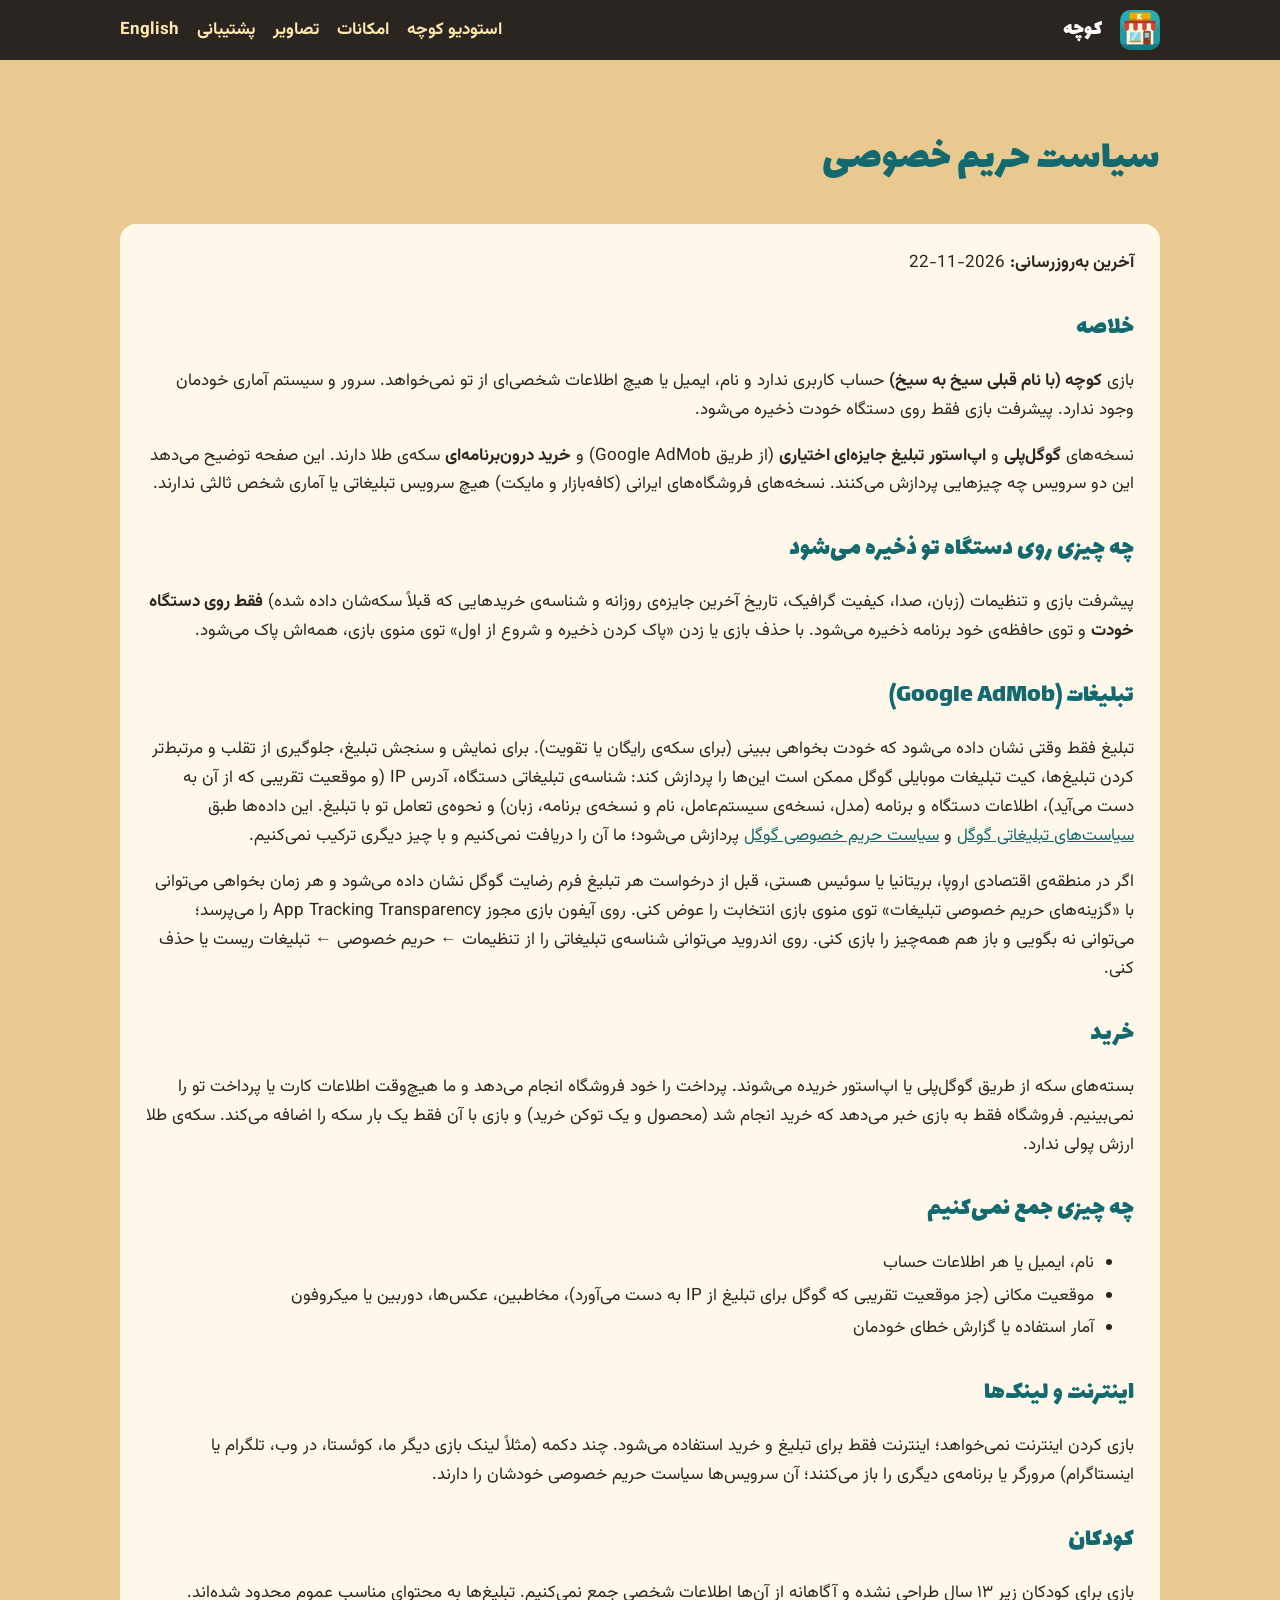
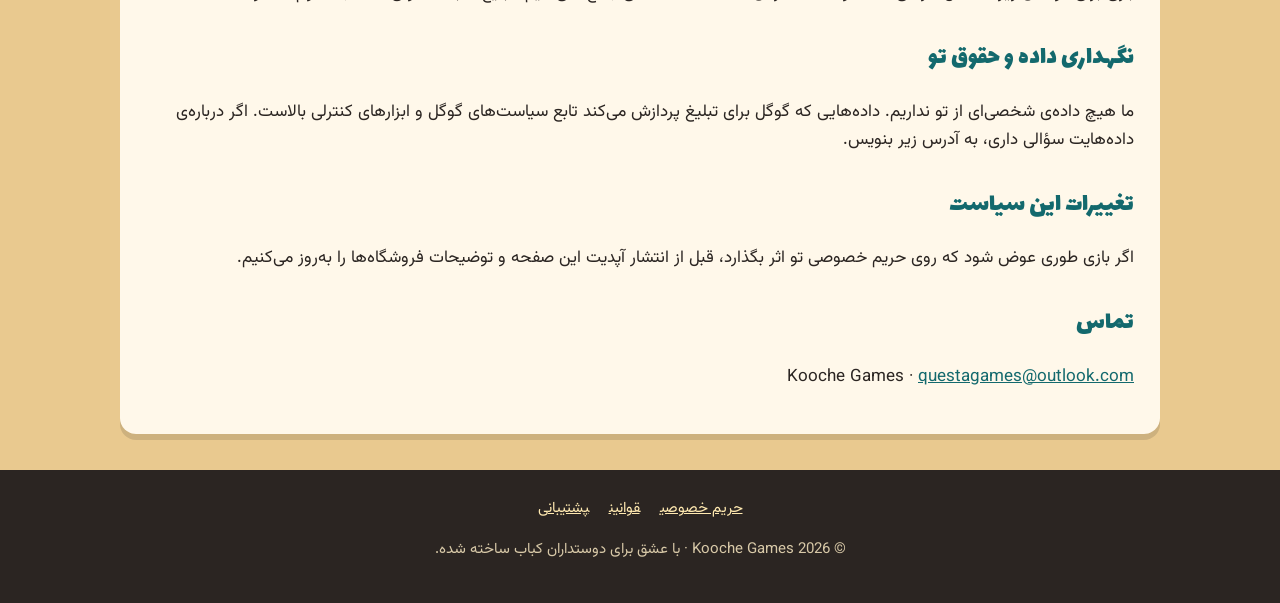
<file: skewer/fa/privacy.html>
<!doctype html><html lang="fa" dir="rtl"><head><meta charset="utf-8"><meta name="viewport" content="width=device-width,initial-scale=1">
<title>سیاست حریم خصوصی · کوچه</title><meta name="description" content="سیاست حریم خصوصی">
<meta property="og:title" content="سیاست حریم خصوصی"><meta property="og:description" content="سیاست حریم خصوصی"><meta property="og:image" content="https://arminap99.github.io/assets/icon.png">
<link rel="icon" href="/assets/icon.png"><link rel="stylesheet" href="/assets/fonts/fonts-all.css"><link rel="stylesheet" href="/assets/site.css"></head><body class="fa-site">
<header><div class="in"><img src="/assets/icon.png" alt=""><b>کوچه</b><nav>
<a href="/fa/">استودیو کوچه</a><a href="/skewer/fa/#features">امکانات</a><a href="/skewer/fa/#screens">تصاویر</a><a href="/skewer/fa/support.html">پشتیبانی</a>
<a href="/skewer/privacy.html" hreflang="en">English</a></nav></div></header><main><h1 style="font-family:var(--disp);font-weight:var(--dispw);font-size:42px;color:var(--teal-d)">سیاست حریم خصوصی</h1><div class="doc"><p><b>آخرین به‌روزرسانی:</b> 2026-11-22</p>
<h2>خلاصه</h2><p>بازی <b>کوچه (با نام قبلی سیخ به سیخ)</b> حساب کاربری ندارد و نام، ایمیل یا هیچ اطلاعات شخصی‌ای از تو نمی‌خواهد. سرور و سیستم آماری خودمان وجود ندارد. پیشرفت بازی فقط روی دستگاه خودت ذخیره می‌شود.</p>
<p>نسخه‌های <b>گوگل‌پلی</b> و <b>اپ‌استور</b> <b>تبلیغ جایزه‌ای اختیاری</b> (از طریق Google AdMob) و <b>خرید درون‌برنامه‌ای</b> سکه‌ی طلا دارند. این صفحه توضیح می‌دهد این دو سرویس چه چیزهایی پردازش می‌کنند. نسخه‌های فروشگاه‌های ایرانی (کافه‌بازار و مایکت) هیچ سرویس تبلیغاتی یا آماری شخص ثالثی ندارند.</p>
<h2>چه چیزی روی دستگاه تو ذخیره می‌شود</h2><p>پیشرفت بازی و تنظیمات (زبان، صدا، کیفیت گرافیک، تاریخ آخرین جایزه‌ی روزانه و شناسه‌ی خریدهایی که قبلاً سکه‌شان داده شده) <b>فقط روی دستگاه خودت</b> و توی حافظه‌ی خود برنامه ذخیره می‌شود. با حذف بازی یا زدن «پاک کردن ذخیره و شروع از اول» توی منوی بازی، همه‌اش پاک می‌شود.</p>
<h2>تبلیغات (Google AdMob)</h2><p>تبلیغ فقط وقتی نشان داده می‌شود که خودت بخواهی ببینی (برای سکه‌ی رایگان یا تقویت). برای نمایش و سنجش تبلیغ، جلوگیری از تقلب و مرتبط‌تر کردن تبلیغ‌ها، کیت تبلیغات موبایلی گوگل ممکن است این‌ها را پردازش کند: شناسه‌ی تبلیغاتی دستگاه، آدرس IP (و موقعیت تقریبی که از آن به دست می‌آید)، اطلاعات دستگاه و برنامه (مدل، نسخه‌ی سیستم‌عامل، نام و نسخه‌ی برنامه، زبان) و نحوه‌ی تعامل تو با تبلیغ. این داده‌ها طبق <a href="https://policies.google.com/technologies/ads">سیاست‌های تبلیغاتی گوگل</a> و <a href="https://policies.google.com/privacy">سیاست حریم خصوصی گوگل</a> پردازش می‌شود؛ ما آن را دریافت نمی‌کنیم و با چیز دیگری ترکیب نمی‌کنیم.</p>
<p>اگر در منطقه‌ی اقتصادی اروپا، بریتانیا یا سوئیس هستی، قبل از درخواست هر تبلیغ فرم رضایت گوگل نشان داده می‌شود و هر زمان بخواهی می‌توانی با «گزینه‌های حریم خصوصی تبلیغات» توی منوی بازی انتخابت را عوض کنی. روی آیفون بازی مجوز App Tracking Transparency را می‌پرسد؛ می‌توانی نه بگویی و باز هم همه‌چیز را بازی کنی. روی اندروید می‌توانی شناسه‌ی تبلیغاتی را از تنظیمات ← حریم خصوصی ← تبلیغات ریست یا حذف کنی.</p>
<h2>خرید</h2><p>بسته‌های سکه از طریق گوگل‌پلی یا اپ‌استور خریده می‌شوند. پرداخت را خود فروشگاه انجام می‌دهد و ما هیچ‌وقت اطلاعات کارت یا پرداخت تو را نمی‌بینیم. فروشگاه فقط به بازی خبر می‌دهد که خرید انجام شد (محصول و یک توکن خرید) و بازی با آن فقط یک بار سکه را اضافه می‌کند. سکه‌ی طلا ارزش پولی ندارد.</p>
<h2>چه چیزی جمع نمی‌کنیم</h2><ul><li>نام، ایمیل یا هر اطلاعات حساب</li><li>موقعیت مکانی (جز موقعیت تقریبی که گوگل برای تبلیغ از IP به دست می‌آورد)، مخاطبین، عکس‌ها، دوربین یا میکروفون</li><li>آمار استفاده یا گزارش خطای خودمان</li></ul>
<h2>اینترنت و لینک‌ها</h2><p>بازی کردن اینترنت نمی‌خواهد؛ اینترنت فقط برای تبلیغ و خرید استفاده می‌شود. چند دکمه (مثلاً لینک بازی دیگر ما، کوئستا، در وب، تلگرام یا اینستاگرام) مرورگر یا برنامه‌ی دیگری را باز می‌کنند؛ آن سرویس‌ها سیاست حریم خصوصی خودشان را دارند.</p>
<h2>کودکان</h2><p>بازی برای کودکان زیر ۱۳ سال طراحی نشده و آگاهانه از آن‌ها اطلاعات شخصی جمع نمی‌کنیم. تبلیغ‌ها به محتوای مناسب عموم محدود شده‌اند.</p>
<h2>نگهداری داده و حقوق تو</h2><p>ما هیچ داده‌ی شخصی‌ای از تو نداریم. داده‌هایی که گوگل برای تبلیغ پردازش می‌کند تابع سیاست‌های گوگل و ابزارهای کنترلی بالاست. اگر درباره‌ی داده‌هایت سؤالی داری، به آدرس زیر بنویس.</p>
<h2>تغییرات این سیاست</h2><p>اگر بازی طوری عوض شود که روی حریم خصوصی تو اثر بگذارد، قبل از انتشار آپدیت این صفحه و توضیحات فروشگاه‌ها را به‌روز می‌کنیم.</p>
<h2>تماس</h2><p>Kooche Games · <a href="mailto:questagames@outlook.com">questagames@outlook.com</a></p></div></main><footer><div><a href="/skewer/fa/privacy.html">حریم خصوصی</a><a href="/skewer/fa/terms.html">قوانین</a><a href="/skewer/fa/support.html">پشتیبانی</a></div>
<p>© 2026 Kooche Games · با عشق برای دوستداران کباب ساخته شده.</p></footer></body></html>
</file>
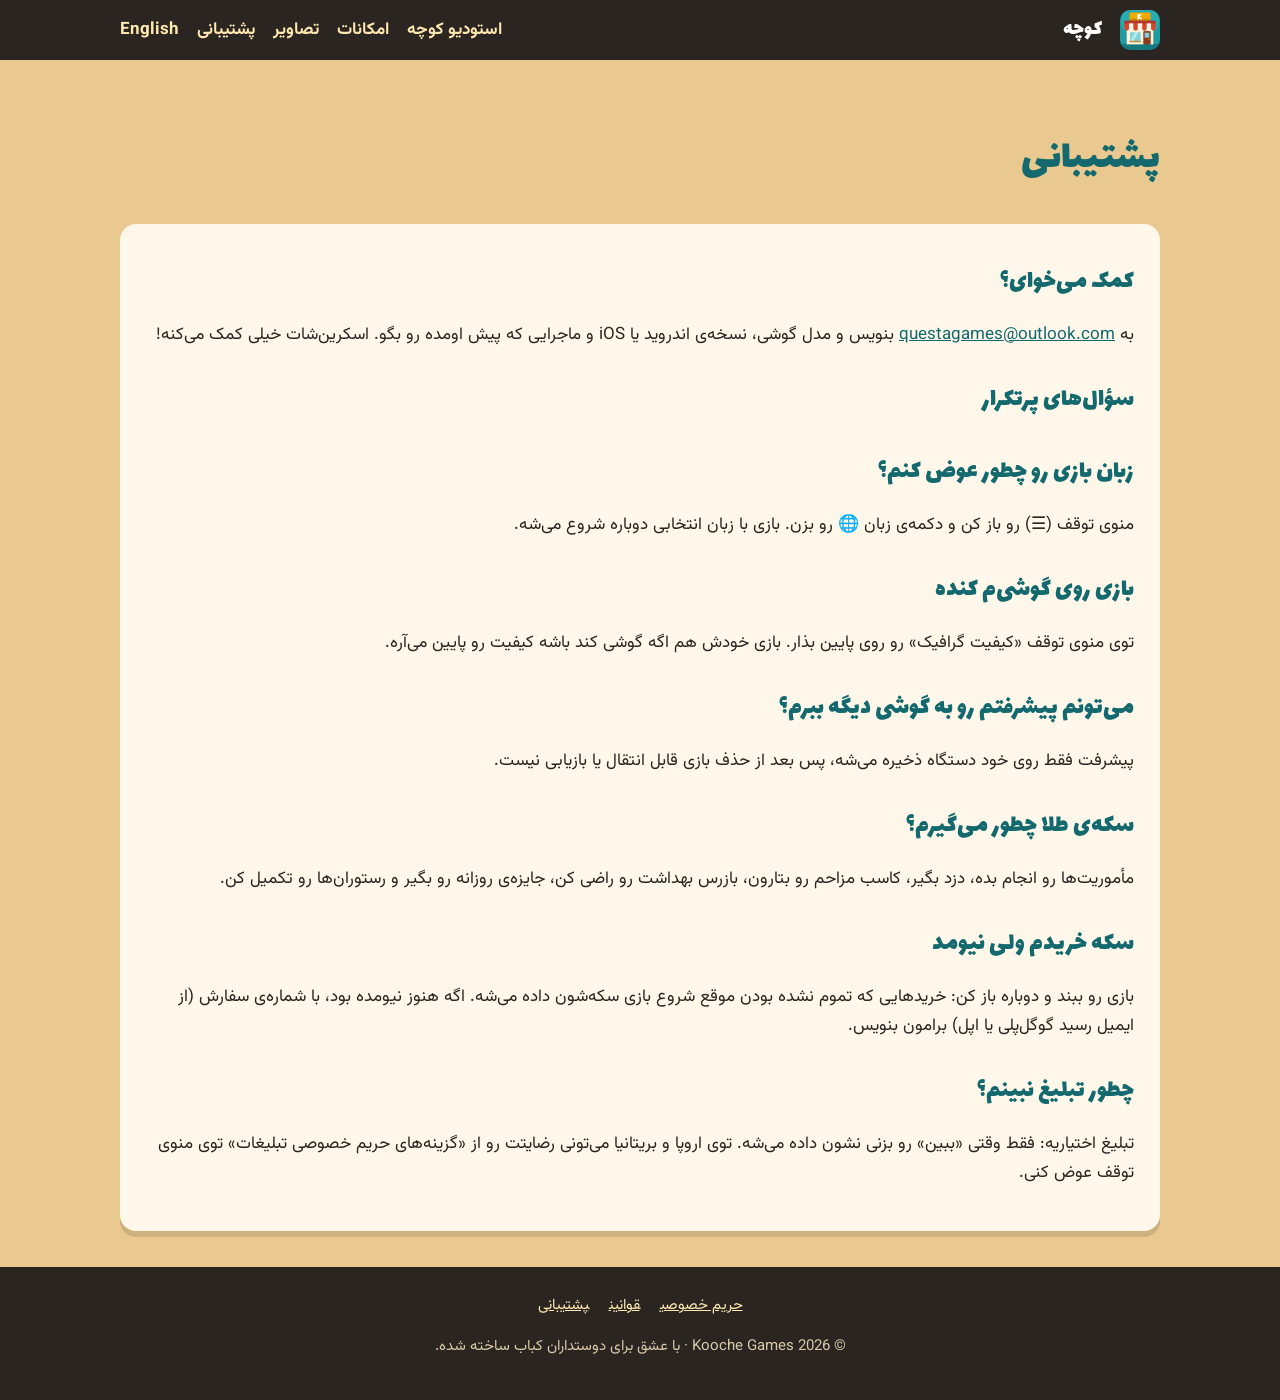
<file: skewer/fa/support.html>
<!doctype html><html lang="fa" dir="rtl"><head><meta charset="utf-8"><meta name="viewport" content="width=device-width,initial-scale=1">
<title>پشتیبانی · کوچه</title><meta name="description" content="پشتیبانی">
<meta property="og:title" content="پشتیبانی"><meta property="og:description" content="پشتیبانی"><meta property="og:image" content="https://arminap99.github.io/assets/icon.png">
<link rel="icon" href="/assets/icon.png"><link rel="stylesheet" href="/assets/fonts/fonts-all.css"><link rel="stylesheet" href="/assets/site.css"></head><body class="fa-site">
<header><div class="in"><img src="/assets/icon.png" alt=""><b>کوچه</b><nav>
<a href="/fa/">استودیو کوچه</a><a href="/skewer/fa/#features">امکانات</a><a href="/skewer/fa/#screens">تصاویر</a><a href="/skewer/fa/support.html">پشتیبانی</a>
<a href="/skewer/support.html" hreflang="en">English</a></nav></div></header><main><h1 style="font-family:var(--disp);font-weight:var(--dispw);font-size:42px;color:var(--teal-d)">پشتیبانی</h1><div class="doc"><h2>کمک می‌خوای؟</h2><p>به <a href="mailto:questagames@outlook.com">questagames@outlook.com</a> بنویس و مدل گوشی، نسخه‌ی اندروید یا iOS و ماجرایی که پیش اومده رو بگو. اسکرین‌شات خیلی کمک می‌کنه!</p>
<h2>سؤال‌های پرتکرار</h2>
<h2>زبان بازی رو چطور عوض کنم؟</h2><p>منوی توقف (☰) رو باز کن و دکمه‌ی زبان 🌐 رو بزن. بازی با زبان انتخابی دوباره شروع می‌شه.</p>
<h2>بازی روی گوشی‌م کنده</h2><p>توی منوی توقف «کیفیت گرافیک» رو روی پایین بذار. بازی خودش هم اگه گوشی کند باشه کیفیت رو پایین می‌آره.</p>
<h2>می‌تونم پیشرفتم رو به گوشی دیگه ببرم؟</h2><p>پیشرفت فقط روی خود دستگاه ذخیره می‌شه، پس بعد از حذف بازی قابل انتقال یا بازیابی نیست.</p>
<h2>سکه‌ی طلا چطور می‌گیرم؟</h2><p>مأموریت‌ها رو انجام بده، دزد بگیر، کاسب مزاحم رو بتارون، بازرس بهداشت رو راضی کن، جایزه‌ی روزانه رو بگیر و رستوران‌ها رو تکمیل کن.</p>
<h2>سکه خریدم ولی نیومد</h2><p>بازی رو ببند و دوباره باز کن: خریدهایی که تموم نشده بودن موقع شروع بازی سکه‌شون داده می‌شه. اگه هنوز نیومده بود، با شماره‌ی سفارش (از ایمیل رسید گوگل‌پلی یا اپل) برامون بنویس.</p>
<h2>چطور تبلیغ نبینم؟</h2><p>تبلیغ اختیاریه: فقط وقتی «ببین» رو بزنی نشون داده می‌شه. توی اروپا و بریتانیا می‌تونی رضایتت رو از «گزینه‌های حریم خصوصی تبلیغات» توی منوی توقف عوض کنی.</p></div></main><footer><div><a href="/skewer/fa/privacy.html">حریم خصوصی</a><a href="/skewer/fa/terms.html">قوانین</a><a href="/skewer/fa/support.html">پشتیبانی</a></div>
<p>© 2026 Kooche Games · با عشق برای دوستداران کباب ساخته شده.</p></footer></body></html>
</file>
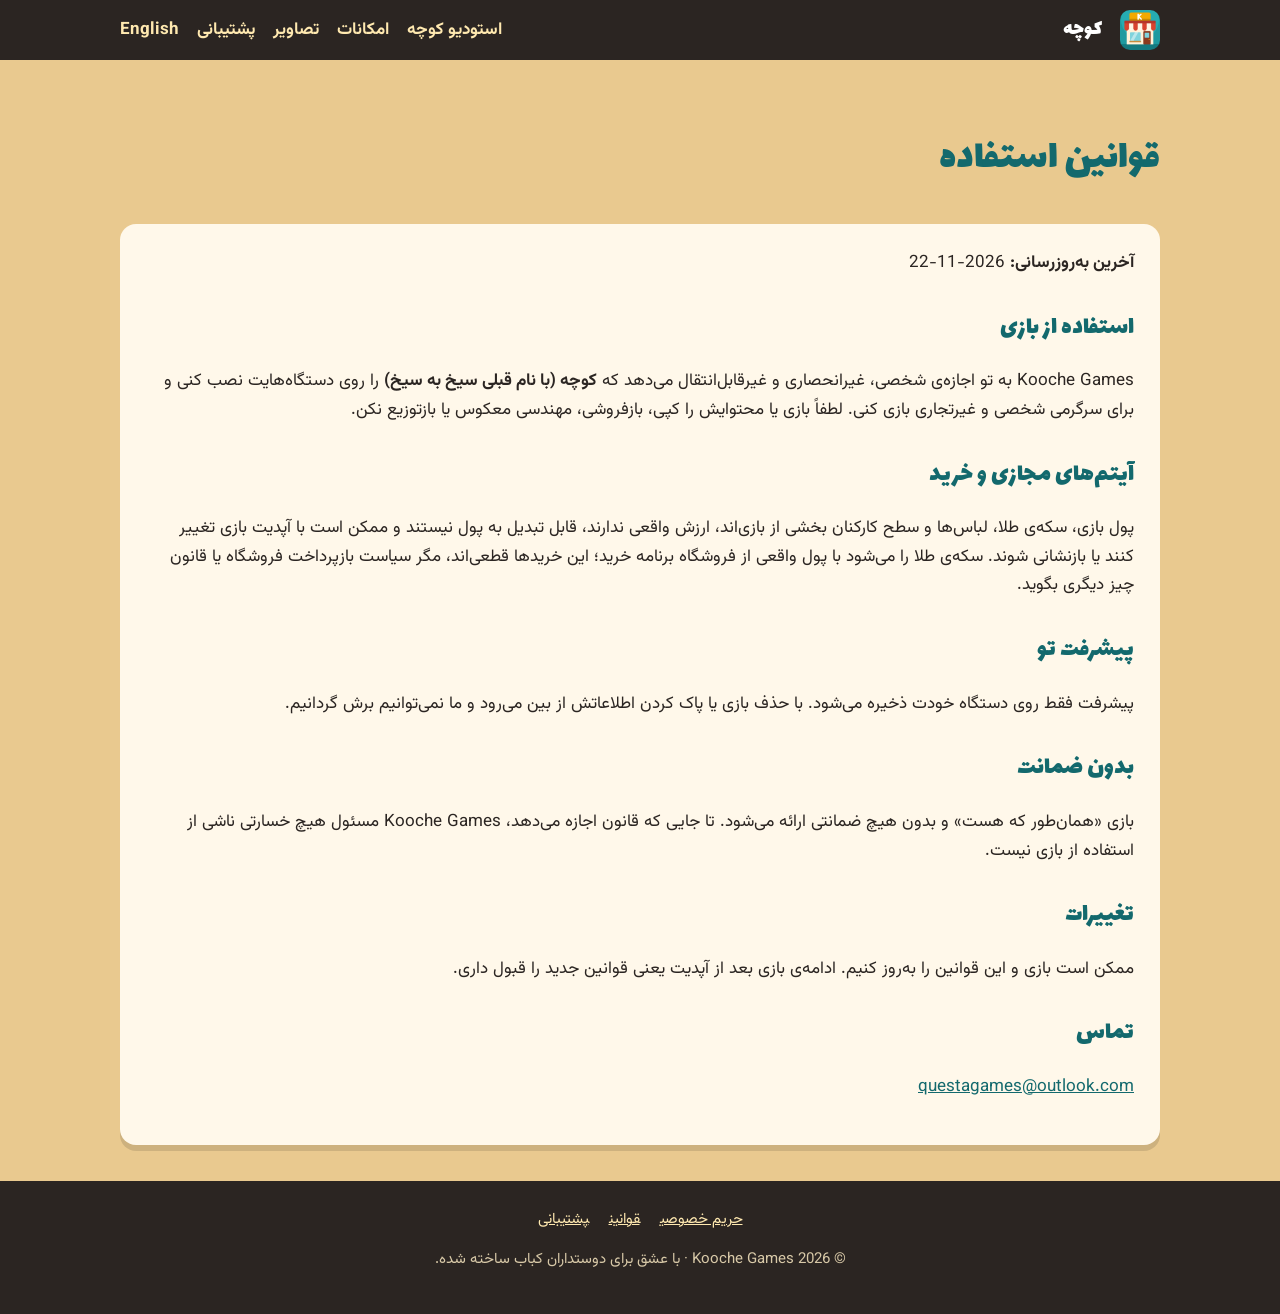
<file: skewer/fa/terms.html>
<!doctype html><html lang="fa" dir="rtl"><head><meta charset="utf-8"><meta name="viewport" content="width=device-width,initial-scale=1">
<title>قوانین استفاده · کوچه</title><meta name="description" content="قوانین استفاده">
<meta property="og:title" content="قوانین استفاده"><meta property="og:description" content="قوانین استفاده"><meta property="og:image" content="https://arminap99.github.io/assets/icon.png">
<link rel="icon" href="/assets/icon.png"><link rel="stylesheet" href="/assets/fonts/fonts-all.css"><link rel="stylesheet" href="/assets/site.css"></head><body class="fa-site">
<header><div class="in"><img src="/assets/icon.png" alt=""><b>کوچه</b><nav>
<a href="/fa/">استودیو کوچه</a><a href="/skewer/fa/#features">امکانات</a><a href="/skewer/fa/#screens">تصاویر</a><a href="/skewer/fa/support.html">پشتیبانی</a>
<a href="/skewer/terms.html" hreflang="en">English</a></nav></div></header><main><h1 style="font-family:var(--disp);font-weight:var(--dispw);font-size:42px;color:var(--teal-d)">قوانین استفاده</h1><div class="doc"><p><b>آخرین به‌روزرسانی:</b> 2026-11-22</p>
<h2>استفاده از بازی</h2><p>Kooche Games به تو اجازه‌ی شخصی، غیرانحصاری و غیرقابل‌انتقال می‌دهد که <b>کوچه (با نام قبلی سیخ به سیخ)</b> را روی دستگاه‌هایت نصب کنی و برای سرگرمی شخصی و غیرتجاری بازی کنی. لطفاً بازی یا محتوایش را کپی، بازفروشی، مهندسی معکوس یا بازتوزیع نکن.</p>
<h2>آیتم‌های مجازی و خرید</h2><p>پول بازی، سکه‌ی طلا، لباس‌ها و سطح کارکنان بخشی از بازی‌اند، ارزش واقعی ندارند، قابل تبدیل به پول نیستند و ممکن است با آپدیت بازی تغییر کنند یا بازنشانی شوند. سکه‌ی طلا را می‌شود با پول واقعی از فروشگاه برنامه خرید؛ این خریدها قطعی‌اند، مگر سیاست بازپرداخت فروشگاه یا قانون چیز دیگری بگوید.</p>
<h2>پیشرفت تو</h2><p>پیشرفت فقط روی دستگاه خودت ذخیره می‌شود. با حذف بازی یا پاک کردن اطلاعاتش از بین می‌رود و ما نمی‌توانیم برش گردانیم.</p>
<h2>بدون ضمانت</h2><p>بازی «همان‌طور که هست» و بدون هیچ ضمانتی ارائه می‌شود. تا جایی که قانون اجازه می‌دهد، Kooche Games مسئول هیچ خسارتی ناشی از استفاده از بازی نیست.</p>
<h2>تغییرات</h2><p>ممکن است بازی و این قوانین را به‌روز کنیم. ادامه‌ی بازی بعد از آپدیت یعنی قوانین جدید را قبول داری.</p>
<h2>تماس</h2><p><a href="mailto:questagames@outlook.com">questagames@outlook.com</a></p></div></main><footer><div><a href="/skewer/fa/privacy.html">حریم خصوصی</a><a href="/skewer/fa/terms.html">قوانین</a><a href="/skewer/fa/support.html">پشتیبانی</a></div>
<p>© 2026 Kooche Games · با عشق برای دوستداران کباب ساخته شده.</p></footer></body></html>
</file>
<file: assets/fonts/fonts-all.css>
/* arabic */
@font-face {
  font-family: 'Lalezar';
  font-style: normal;
  font-weight: 400;
  font-display: swap;
  src: url(zrfl0HLVx-HwTP82YaL4IxL0.woff2) format('woff2');
  unicode-range: U+0600-06FF, U+0750-077F, U+0870-088E, U+0890-0891, U+0897-08E1, U+08E3-08FF, U+200C-200E, U+2010-2011, U+204F, U+2E41, U+FB50-FDFF, U+FE70-FE74, U+FE76-FEFC, U+102E0-102FB, U+10E60-10E7E, U+10EC2-10EC4, U+10EFC-10EFF, U+1EE00-1EE03, U+1EE05-1EE1F, U+1EE21-1EE22, U+1EE24, U+1EE27, U+1EE29-1EE32, U+1EE34-1EE37, U+1EE39, U+1EE3B, U+1EE42, U+1EE47, U+1EE49, U+1EE4B, U+1EE4D-1EE4F, U+1EE51-1EE52, U+1EE54, U+1EE57, U+1EE59, U+1EE5B, U+1EE5D, U+1EE5F, U+1EE61-1EE62, U+1EE64, U+1EE67-1EE6A, U+1EE6C-1EE72, U+1EE74-1EE77, U+1EE79-1EE7C, U+1EE7E, U+1EE80-1EE89, U+1EE8B-1EE9B, U+1EEA1-1EEA3, U+1EEA5-1EEA9, U+1EEAB-1EEBB, U+1EEF0-1EEF1;
}
/* latin */
@font-face {
  font-family: 'Lalezar';
  font-style: normal;
  font-weight: 400;
  font-display: swap;
  src: url(zrfl0HLVx-HwTP82Yaf4Iw.woff2) format('woff2');
  unicode-range: U+0000-00FF, U+0131, U+0152-0153, U+02BB-02BC, U+02C6, U+02DA, U+02DC, U+0304, U+0308, U+0329, U+2000-206F, U+20AC, U+2122, U+2191, U+2193, U+2212, U+2215, U+FEFF, U+FFFD;
}
/* arabic */
@font-face {
  font-family: 'Vazirmatn';
  font-style: normal;
  font-weight: 400;
  font-display: swap;
  src: url(Dxxo8j6PP2D_kU2muijlGMWWMmk.woff2) format('woff2');
  unicode-range: U+0600-06FF, U+0750-077F, U+0870-088E, U+0890-0891, U+0897-08E1, U+08E3-08FF, U+200C-200E, U+2010-2011, U+204F, U+2E41, U+FB50-FDFF, U+FE70-FE74, U+FE76-FEFC, U+102E0-102FB, U+10E60-10E7E, U+10EC2-10EC4, U+10EFC-10EFF, U+1EE00-1EE03, U+1EE05-1EE1F, U+1EE21-1EE22, U+1EE24, U+1EE27, U+1EE29-1EE32, U+1EE34-1EE37, U+1EE39, U+1EE3B, U+1EE42, U+1EE47, U+1EE49, U+1EE4B, U+1EE4D-1EE4F, U+1EE51-1EE52, U+1EE54, U+1EE57, U+1EE59, U+1EE5B, U+1EE5D, U+1EE5F, U+1EE61-1EE62, U+1EE64, U+1EE67-1EE6A, U+1EE6C-1EE72, U+1EE74-1EE77, U+1EE79-1EE7C, U+1EE7E, U+1EE80-1EE89, U+1EE8B-1EE9B, U+1EEA1-1EEA3, U+1EEA5-1EEA9, U+1EEAB-1EEBB, U+1EEF0-1EEF1;
}
/* latin */
@font-face {
  font-family: 'Vazirmatn';
  font-style: normal;
  font-weight: 400;
  font-display: swap;
  src: url(Dxxo8j6PP2D_kU2muijlHcWW.woff2) format('woff2');
  unicode-range: U+0000-00FF, U+0131, U+0152-0153, U+02BB-02BC, U+02C6, U+02DA, U+02DC, U+0304, U+0308, U+0329, U+2000-206F, U+20AC, U+2122, U+2191, U+2193, U+2212, U+2215, U+FEFF, U+FFFD;
}
/* arabic */
@font-face {
  font-family: 'Vazirmatn';
  font-style: normal;
  font-weight: 700;
  font-display: swap;
  src: url(Dxxo8j6PP2D_kU2muijlGMWWMmk.woff2) format('woff2');
  unicode-range: U+0600-06FF, U+0750-077F, U+0870-088E, U+0890-0891, U+0897-08E1, U+08E3-08FF, U+200C-200E, U+2010-2011, U+204F, U+2E41, U+FB50-FDFF, U+FE70-FE74, U+FE76-FEFC, U+102E0-102FB, U+10E60-10E7E, U+10EC2-10EC4, U+10EFC-10EFF, U+1EE00-1EE03, U+1EE05-1EE1F, U+1EE21-1EE22, U+1EE24, U+1EE27, U+1EE29-1EE32, U+1EE34-1EE37, U+1EE39, U+1EE3B, U+1EE42, U+1EE47, U+1EE49, U+1EE4B, U+1EE4D-1EE4F, U+1EE51-1EE52, U+1EE54, U+1EE57, U+1EE59, U+1EE5B, U+1EE5D, U+1EE5F, U+1EE61-1EE62, U+1EE64, U+1EE67-1EE6A, U+1EE6C-1EE72, U+1EE74-1EE77, U+1EE79-1EE7C, U+1EE7E, U+1EE80-1EE89, U+1EE8B-1EE9B, U+1EEA1-1EEA3, U+1EEA5-1EEA9, U+1EEAB-1EEBB, U+1EEF0-1EEF1;
}
/* latin */
@font-face {
  font-family: 'Vazirmatn';
  font-style: normal;
  font-weight: 700;
  font-display: swap;
  src: url(Dxxo8j6PP2D_kU2muijlHcWW.woff2) format('woff2');
  unicode-range: U+0000-00FF, U+0131, U+0152-0153, U+02BB-02BC, U+02C6, U+02DA, U+02DC, U+0304, U+0308, U+0329, U+2000-206F, U+20AC, U+2122, U+2191, U+2193, U+2212, U+2215, U+FEFF, U+FFFD;
}
/* arabic */
@font-face {
  font-family: 'Vazirmatn';
  font-style: normal;
  font-weight: 900;
  font-display: swap;
  src: url(Dxxo8j6PP2D_kU2muijlGMWWMmk.woff2) format('woff2');
  unicode-range: U+0600-06FF, U+0750-077F, U+0870-088E, U+0890-0891, U+0897-08E1, U+08E3-08FF, U+200C-200E, U+2010-2011, U+204F, U+2E41, U+FB50-FDFF, U+FE70-FE74, U+FE76-FEFC, U+102E0-102FB, U+10E60-10E7E, U+10EC2-10EC4, U+10EFC-10EFF, U+1EE00-1EE03, U+1EE05-1EE1F, U+1EE21-1EE22, U+1EE24, U+1EE27, U+1EE29-1EE32, U+1EE34-1EE37, U+1EE39, U+1EE3B, U+1EE42, U+1EE47, U+1EE49, U+1EE4B, U+1EE4D-1EE4F, U+1EE51-1EE52, U+1EE54, U+1EE57, U+1EE59, U+1EE5B, U+1EE5D, U+1EE5F, U+1EE61-1EE62, U+1EE64, U+1EE67-1EE6A, U+1EE6C-1EE72, U+1EE74-1EE77, U+1EE79-1EE7C, U+1EE7E, U+1EE80-1EE89, U+1EE8B-1EE9B, U+1EEA1-1EEA3, U+1EEA5-1EEA9, U+1EEAB-1EEBB, U+1EEF0-1EEF1;
}
/* latin */
@font-face {
  font-family: 'Vazirmatn';
  font-style: normal;
  font-weight: 900;
  font-display: swap;
  src: url(Dxxo8j6PP2D_kU2muijlHcWW.woff2) format('woff2');
  unicode-range: U+0000-00FF, U+0131, U+0152-0153, U+02BB-02BC, U+02C6, U+02DA, U+02DC, U+0304, U+0308, U+0329, U+2000-206F, U+20AC, U+2122, U+2191, U+2193, U+2212, U+2215, U+FEFF, U+FFFD;
}
/* cyrillic */
@font-face {
  font-family: 'Rubik';
  font-style: normal;
  font-weight: 400 900;
  font-display: swap;
  src: url(rubik-cyrillic.woff2) format('woff2');
  unicode-range: U+0301, U+0400-045F, U+0490-0491, U+04B0-04B1, U+2116;
}
/* latin-ext */
@font-face {
  font-family: 'Rubik';
  font-style: normal;
  font-weight: 400 900;
  font-display: swap;
  src: url(rubik-latin-ext.woff2) format('woff2');
  unicode-range: U+0100-02BA, U+02BD-02C5, U+02C7-02CC, U+02CE-02D7, U+02DD-02FF, U+0304, U+0308, U+0329, U+1D00-1DBF, U+1E00-1E9F, U+1EF2-1EFF, U+2020, U+20A0-20AB, U+20AD-20C4, U+2113, U+2C60-2C7F, U+A720-A7FF;
}
/* latin */
@font-face {
  font-family: 'Rubik';
  font-style: normal;
  font-weight: 400 900;
  font-display: swap;
  src: url(rubik-latin.woff2) format('woff2');
  unicode-range: U+0000-00FF, U+0131, U+0152-0153, U+02BB-02BC, U+02C6, U+02DA, U+02DC, U+0304, U+0308, U+0329, U+2000-206F, U+20AC, U+2122, U+2191, U+2193, U+2212, U+2215, U+FEFF, U+FFFD;
}
</file>
<file: assets/site.css>
:root{--sand:#E9C98F;--ink:#2B2522;--teal:#1E9AA0;--teal-d:#13696D;--saffron:#F2A900;--red:#D8432E;--panel:#FFF8EA}
*{box-sizing:border-box}html{scroll-behavior:smooth}
body{margin:0;background:var(--sand);color:var(--ink);font-family:var(--body);line-height:1.7;font-size:17px}
.fa-site{--body:Vazirmatn,Tahoma,sans-serif;--disp:Lalezar,Vazirmatn,sans-serif;--dispw:400}
.en-site{--body:Rubik,'Segoe UI',Roboto,Arial,sans-serif;--disp:Rubik,'Segoe UI',Roboto,Arial,sans-serif;--dispw:800}
a{color:var(--teal-d)}
header{background:var(--ink);color:#fff;position:sticky;top:0;z-index:5}
header .in{max-width:1080px;margin:auto;display:flex;align-items:center;gap:18px;padding:10px 20px}
header img{width:40px;height:40px;border-radius:10px}header b{font-family:var(--disp);font-weight:var(--dispw);font-size:22px}
header nav{margin-inline-start:auto;display:flex;gap:18px;align-items:center;flex-wrap:wrap}header a{color:#ffe9b0;text-decoration:none;font-weight:600}
.hero{background:linear-gradient(160deg,#2BB3B9,#1E9AA0 45%,#0F5659);color:#fff;text-align:center;padding:64px 20px 56px}
.hero img.ic{width:132px;height:132px;border-radius:30px;box-shadow:0 10px 0 rgba(0,0,0,.25)}
.hero h1{font-family:var(--disp);font-weight:var(--dispw);font-size:clamp(40px,7vw,68px);line-height:1.1;margin:18px 0 8px;text-shadow:0 4px 0 rgba(0,0,0,.25)}
.hero p{max-width:640px;margin:8px auto 24px;font-size:20px}
.stores{display:flex;gap:12px;justify-content:center;flex-wrap:wrap}
.badge{display:inline-flex;flex-direction:column;align-items:center;background:#111;color:#fff;border-radius:12px;padding:8px 18px;min-width:150px;text-decoration:none;border:2px solid #333}
.badge small{opacity:.75;font-size:12px}.badge b{font-size:18px}.badge.soon{opacity:.6;cursor:default}
main{max-width:1080px;margin:auto;padding:36px 20px}
h2{font-family:var(--disp);font-weight:var(--dispw);font-size:34px;color:var(--teal-d);margin:40px 0 14px}
.cards{display:grid;grid-template-columns:repeat(auto-fit,minmax(250px,1fr));gap:16px}
.card{background:var(--panel);border:3px solid #fff;border-radius:14px;padding:18px 20px;box-shadow:0 6px 0 rgba(0,0,0,.12)}
.card.game{display:block;color:inherit;text-decoration:none;text-align:center} .card.game img{width:96px;height:96px;border-radius:22px} .card.game .logo{display:inline-block;font-family:Georgia,serif;font-size:30px;letter-spacing:8px;background:#2B2522;color:#fff;border-radius:18px;padding:30px 16px} .card.game:hover{transform:translateY(-2px)}
.card h3{margin:0 0 6px;font-size:20px;color:var(--red)}.card p{margin:0}
.shots{display:flex;gap:16px;overflow-x:auto;padding:8px 4px 18px;scroll-snap-type:x mandatory}
.shots img{height:520px;width:auto;border-radius:18px;box-shadow:0 8px 0 rgba(0,0,0,.18);scroll-snap-align:center}
.doc{background:var(--panel);border-radius:16px;padding:8px 26px 26px;box-shadow:0 6px 0 rgba(0,0,0,.12)}
.doc h2{font-size:26px;margin:28px 0 8px}.doc li{margin:4px 0}
footer{background:var(--ink);color:#d8c9a8;text-align:center;padding:26px 20px;font-size:15px}footer a{color:#ffe9b0;margin:0 10px}
@media(max-width:600px){.shots img{height:420px}header nav{gap:10px;font-size:14px}}
</file>
